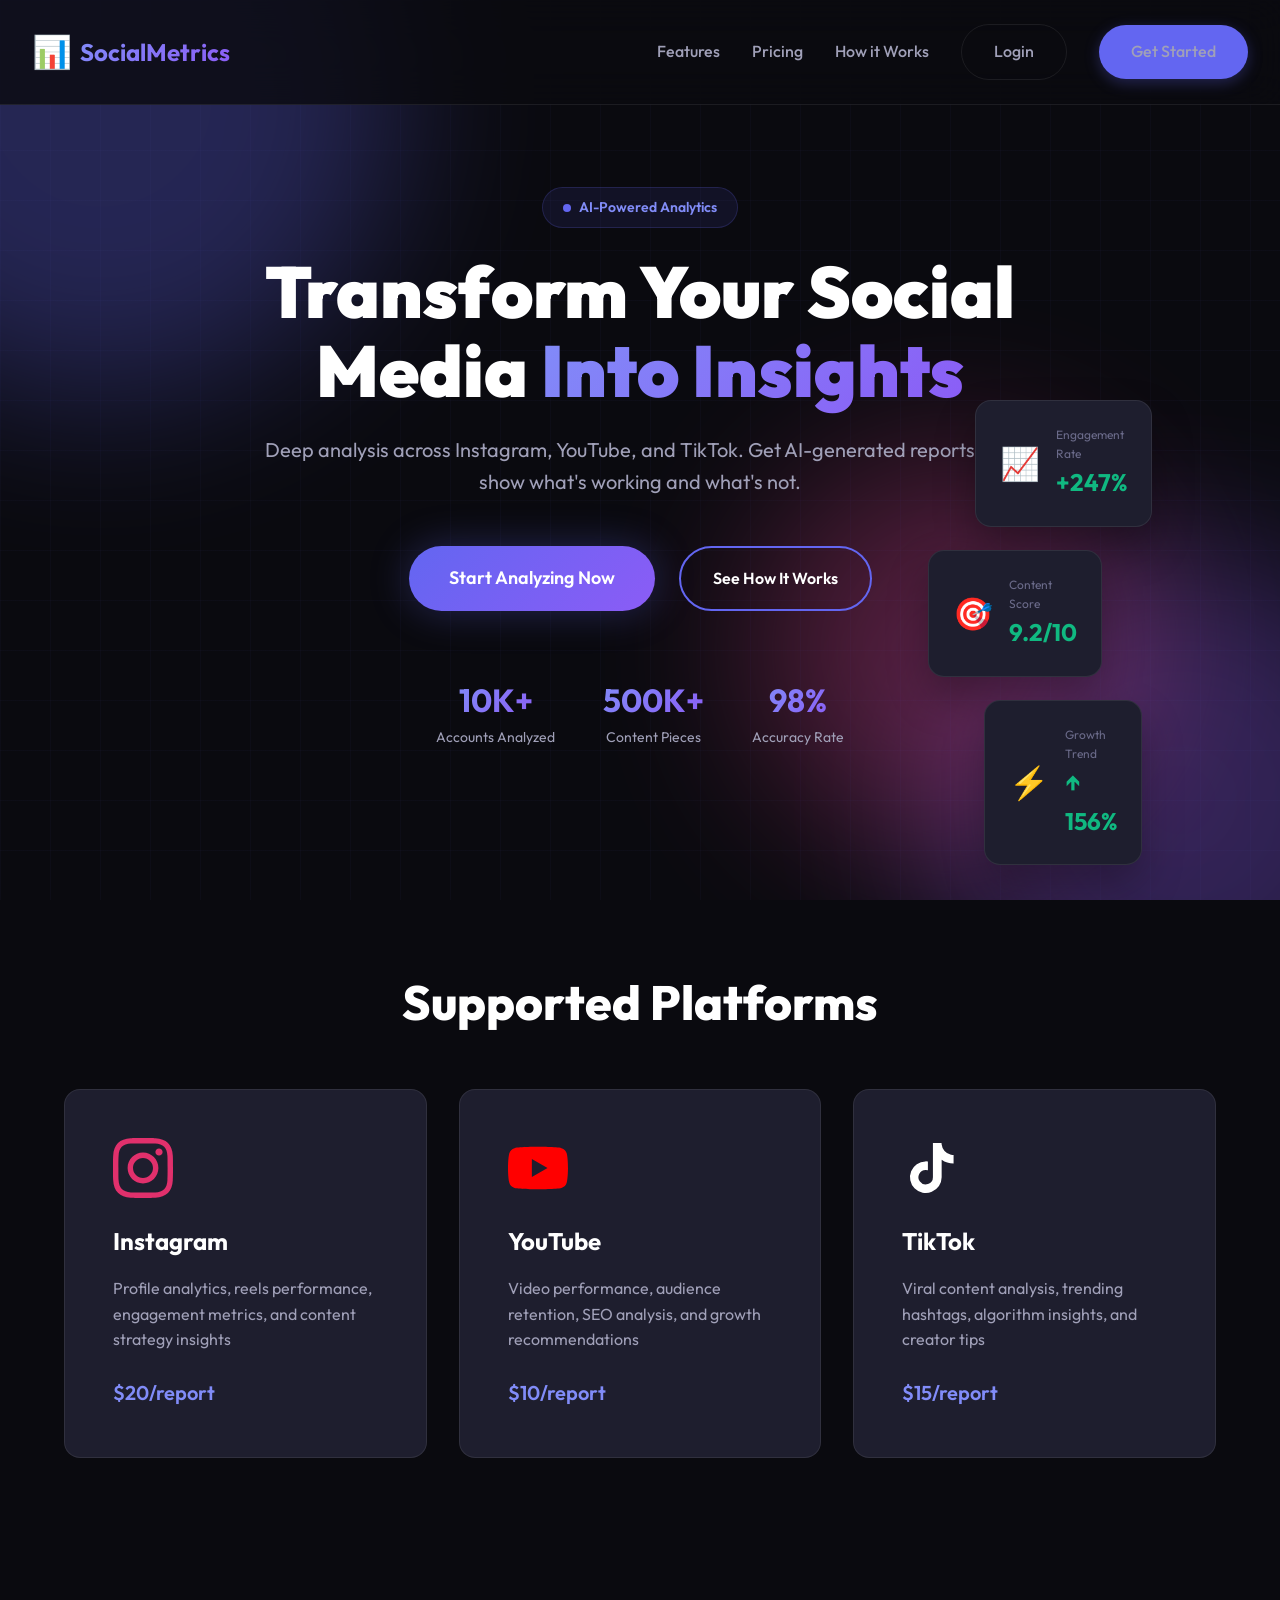
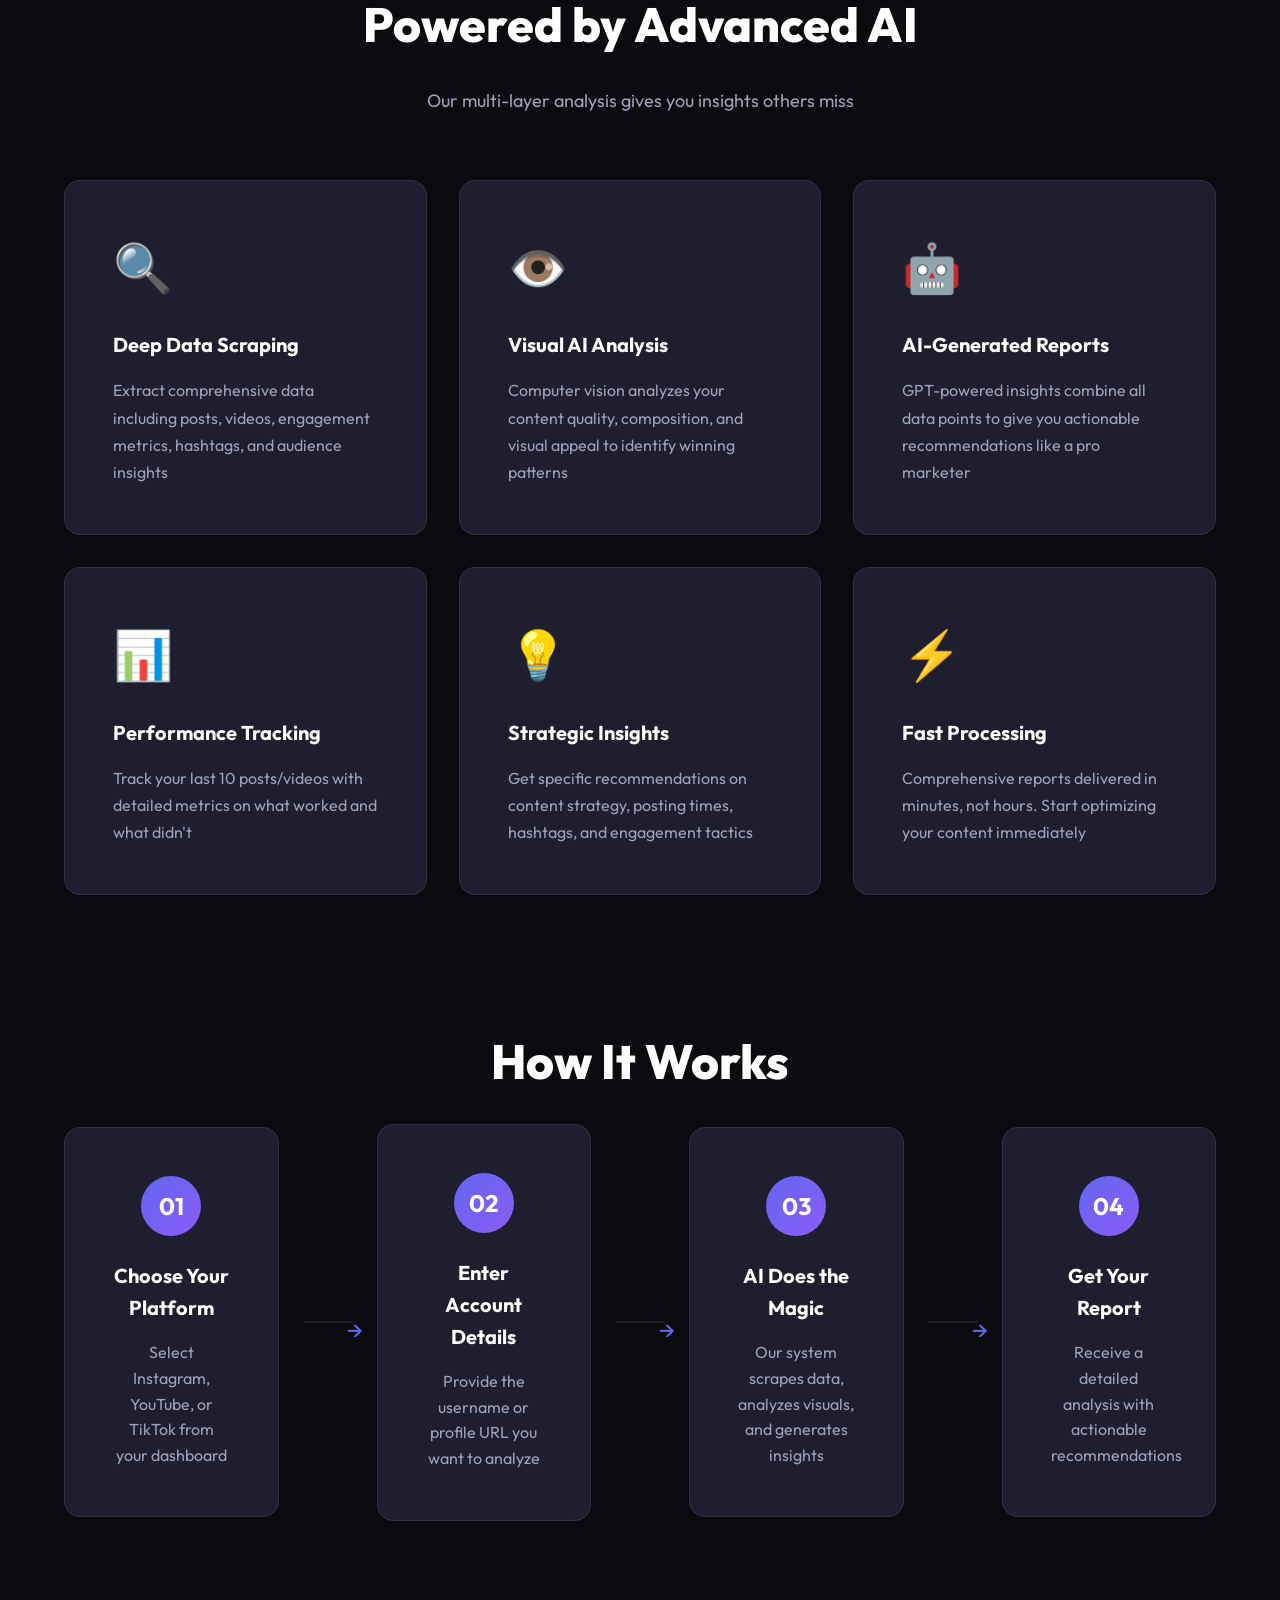
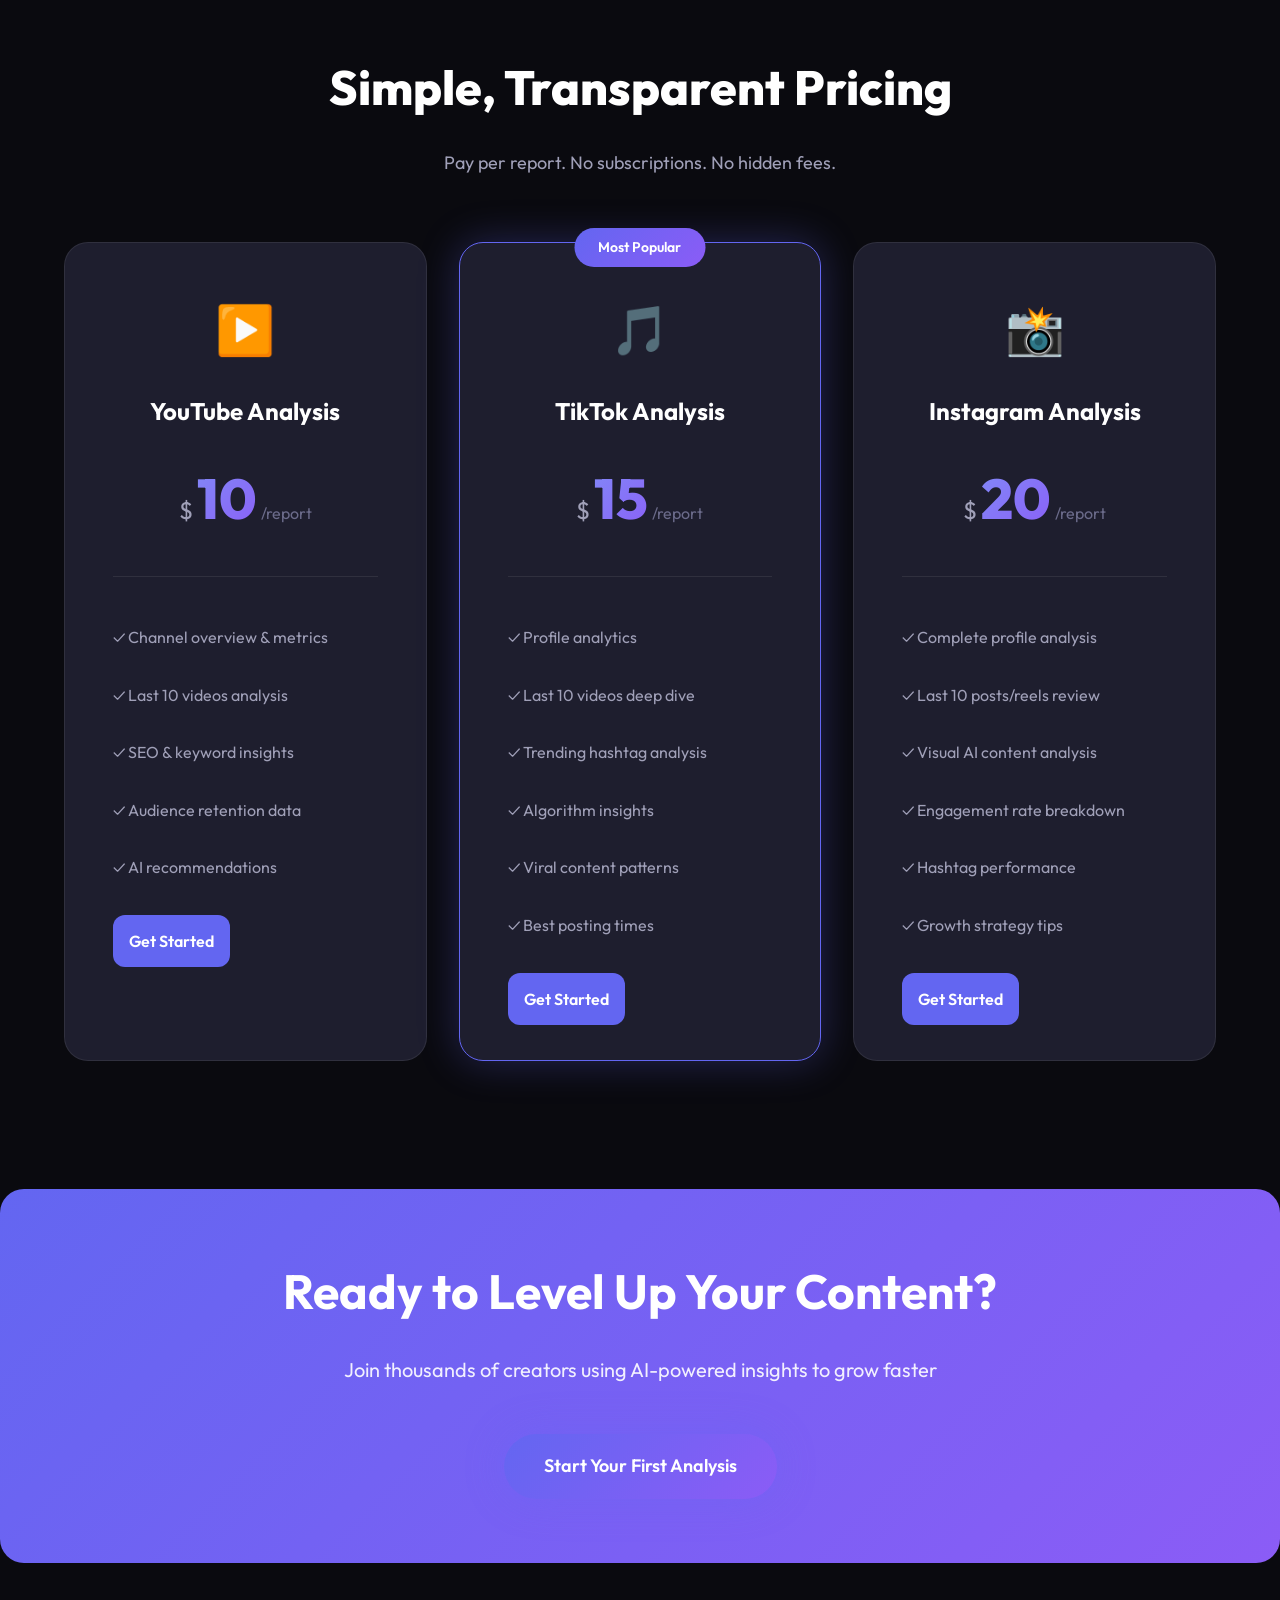
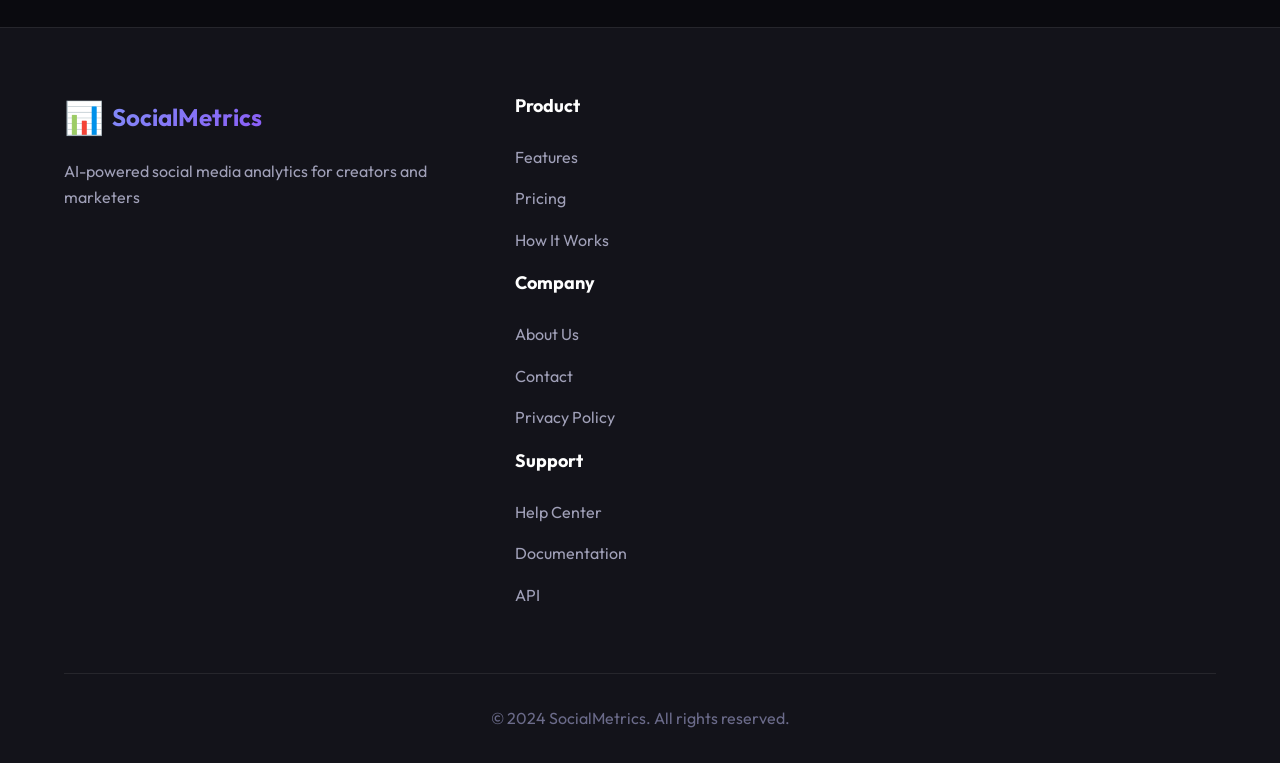
<file: index.html>
<!DOCTYPE html>
<html lang="en">
<head>
    <meta charset="UTF-8">
    <meta name="viewport" content="width=device-width, initial-scale=1.0">
    <title>SocialMetrics - AI-Powered Content Analytics</title>
    <link rel="stylesheet" href="css/styles.css">
    <link href="https://fonts.googleapis.com/css2?family=Outfit:wght@300;400;600;700;900&family=JetBrains+Mono:wght@400;600&display=swap" rel="stylesheet">
</head>
<body>
    <!-- Navigation -->
    <nav class="navbar">
        <div class="nav-container">
            <div class="logo">
                <span class="logo-icon">📊</span>
                <span class="logo-text">SocialMetrics</span>
            </div>
            <ul class="nav-links">
                <li><a href="#features">Features</a></li>
                <li><a href="#pricing">Pricing</a></li>
                <li><a href="#how-it-works">How it Works</a></li>
                <li><a href="login.html" class="btn-secondary">Login</a></li>
                <li><a href="login.html?signup=true" class="btn-primary">Get Started</a></li>
            </ul>
            <div class="hamburger">
                <span></span>
                <span></span>
                <span></span>
            </div>
        </div>
    </nav>

    <!-- Hero Section -->
    <section class="hero">
        <div class="hero-bg">
            <div class="gradient-orb orb-1"></div>
            <div class="gradient-orb orb-2"></div>
            <div class="gradient-orb orb-3"></div>
            <div class="grid-overlay"></div>
        </div>
        
        <div class="hero-content">
            <div class="hero-badge">
                <span class="badge-dot"></span>
                AI-Powered Analytics
            </div>
            <h1 class="hero-title">
                Transform Your Social Media
                <span class="gradient-text">Into Insights</span>
            </h1>
            <p class="hero-subtitle">
                Deep analysis across Instagram, YouTube, and TikTok. 
                Get AI-generated reports that show what's working and what's not.
            </p>
            <div class="hero-cta">
                <a href="login.html?signup=true" class="btn-hero">Start Analyzing Now</a>
                <a href="#how-it-works" class="btn-outline">See How It Works</a>
            </div>
            <div class="hero-stats">
                <div class="stat-item">
                    <span class="stat-number">10K+</span>
                    <span class="stat-label">Accounts Analyzed</span>
                </div>
                <div class="stat-item">
                    <span class="stat-number">500K+</span>
                    <span class="stat-label">Content Pieces</span>
                </div>
                <div class="stat-item">
                    <span class="stat-number">98%</span>
                    <span class="stat-label">Accuracy Rate</span>
                </div>
            </div>
        </div>

        <div class="hero-visual">
            <div class="floating-card card-1">
                <div class="card-icon">📈</div>
                <div class="card-content">
                    <div class="card-title">Engagement Rate</div>
                    <div class="card-value">+247%</div>
                </div>
            </div>
            <div class="floating-card card-2">
                <div class="card-icon">🎯</div>
                <div class="card-content">
                    <div class="card-title">Content Score</div>
                    <div class="card-value">9.2/10</div>
                </div>
            </div>
            <div class="floating-card card-3">
                <div class="card-icon">⚡</div>
                <div class="card-content">
                    <div class="card-title">Growth Trend</div>
                    <div class="card-value">↑ 156%</div>
                </div>
            </div>
        </div>
    </section>

    <!-- Platforms Section -->
    <section class="platforms">
        <div class="container">
            <h2 class="section-title">Supported Platforms</h2>
            <div class="platforms-grid">
                <div class="platform-card instagram">
                    <div class="platform-icon">
                        <svg viewBox="0 0 24 24" fill="currentColor">
                            <path d="M12 2.163c3.204 0 3.584.012 4.85.07 3.252.148 4.771 1.691 4.919 4.919.058 1.265.069 1.645.069 4.849 0 3.205-.012 3.584-.069 4.849-.149 3.225-1.664 4.771-4.919 4.919-1.266.058-1.644.07-4.85.07-3.204 0-3.584-.012-4.849-.07-3.26-.149-4.771-1.699-4.919-4.92-.058-1.265-.07-1.644-.07-4.849 0-3.204.013-3.583.07-4.849.149-3.227 1.664-4.771 4.919-4.919 1.266-.057 1.645-.069 4.849-.069zm0-2.163c-3.259 0-3.667.014-4.947.072-4.358.2-6.78 2.618-6.98 6.98-.059 1.281-.073 1.689-.073 4.948 0 3.259.014 3.668.072 4.948.2 4.358 2.618 6.78 6.98 6.98 1.281.058 1.689.072 4.948.072 3.259 0 3.668-.014 4.948-.072 4.354-.2 6.782-2.618 6.979-6.98.059-1.28.073-1.689.073-4.948 0-3.259-.014-3.667-.072-4.947-.196-4.354-2.617-6.78-6.979-6.98-1.281-.059-1.69-.073-4.949-.073zm0 5.838c-3.403 0-6.162 2.759-6.162 6.162s2.759 6.163 6.162 6.163 6.162-2.759 6.162-6.163c0-3.403-2.759-6.162-6.162-6.162zm0 10.162c-2.209 0-4-1.79-4-4 0-2.209 1.791-4 4-4s4 1.791 4 4c0 2.21-1.791 4-4 4zm6.406-11.845c-.796 0-1.441.645-1.441 1.44s.645 1.44 1.441 1.44c.795 0 1.439-.645 1.439-1.44s-.644-1.44-1.439-1.44z"/>
                        </svg>
                    </div>
                    <h3>Instagram</h3>
                    <p>Profile analytics, reels performance, engagement metrics, and content strategy insights</p>
                    <div class="platform-price">$20/report</div>
                </div>

                <div class="platform-card youtube">
                    <div class="platform-icon">
                        <svg viewBox="0 0 24 24" fill="currentColor">
                            <path d="M23.498 6.186a3.016 3.016 0 0 0-2.122-2.136C19.505 3.545 12 3.545 12 3.545s-7.505 0-9.377.505A3.017 3.017 0 0 0 .502 6.186C0 8.07 0 12 0 12s0 3.93.502 5.814a3.016 3.016 0 0 0 2.122 2.136c1.871.505 9.376.505 9.376.505s7.505 0 9.377-.505a3.015 3.015 0 0 0 2.122-2.136C24 15.93 24 12 24 12s0-3.93-.502-5.814zM9.545 15.568V8.432L15.818 12l-6.273 3.568z"/>
                        </svg>
                    </div>
                    <h3>YouTube</h3>
                    <p>Video performance, audience retention, SEO analysis, and growth recommendations</p>
                    <div class="platform-price">$10/report</div>
                </div>

                <div class="platform-card tiktok">
                    <div class="platform-icon">
                        <svg viewBox="0 0 24 24" fill="currentColor">
                            <path d="M19.59 6.69a4.83 4.83 0 0 1-3.77-4.25V2h-3.45v13.67a2.89 2.89 0 0 1-5.2 1.74 2.89 2.89 0 0 1 2.31-4.64 2.93 2.93 0 0 1 .88.13V9.4a6.84 6.84 0 0 0-1-.05A6.33 6.33 0 0 0 5 20.1a6.34 6.34 0 0 0 10.86-4.43v-7a8.16 8.16 0 0 0 4.77 1.52v-3.4a4.85 4.85 0 0 1-1-.1z"/>
                        </svg>
                    </div>
                    <h3>TikTok</h3>
                    <p>Viral content analysis, trending hashtags, algorithm insights, and creator tips</p>
                    <div class="platform-price">$15/report</div>
                </div>
            </div>
        </div>
    </section>

    <!-- Features Section -->
    <section id="features" class="features">
        <div class="container">
            <h2 class="section-title">Powered by Advanced AI</h2>
            <p class="section-subtitle">Our multi-layer analysis gives you insights others miss</p>
            
            <div class="features-grid">
                <div class="feature-card">
                    <div class="feature-icon">🔍</div>
                    <h3>Deep Data Scraping</h3>
                    <p>Extract comprehensive data including posts, videos, engagement metrics, hashtags, and audience insights</p>
                </div>
                
                <div class="feature-card">
                    <div class="feature-icon">👁️</div>
                    <h3>Visual AI Analysis</h3>
                    <p>Computer vision analyzes your content quality, composition, and visual appeal to identify winning patterns</p>
                </div>
                
                <div class="feature-card">
                    <div class="feature-icon">🤖</div>
                    <h3>AI-Generated Reports</h3>
                    <p>GPT-powered insights combine all data points to give you actionable recommendations like a pro marketer</p>
                </div>
                
                <div class="feature-card">
                    <div class="feature-icon">📊</div>
                    <h3>Performance Tracking</h3>
                    <p>Track your last 10 posts/videos with detailed metrics on what worked and what didn't</p>
                </div>
                
                <div class="feature-card">
                    <div class="feature-icon">💡</div>
                    <h3>Strategic Insights</h3>
                    <p>Get specific recommendations on content strategy, posting times, hashtags, and engagement tactics</p>
                </div>
                
                <div class="feature-card">
                    <div class="feature-icon">⚡</div>
                    <h3>Fast Processing</h3>
                    <p>Comprehensive reports delivered in minutes, not hours. Start optimizing your content immediately</p>
                </div>
            </div>
        </div>
    </section>

    <!-- How It Works -->
    <section id="how-it-works" class="how-it-works">
        <div class="container">
            <h2 class="section-title">How It Works</h2>
            <div class="steps-container">
                <div class="step">
                    <div class="step-number">01</div>
                    <div class="step-content">
                        <h3>Choose Your Platform</h3>
                        <p>Select Instagram, YouTube, or TikTok from your dashboard</p>
                    </div>
                </div>
                
                <div class="step-connector"></div>
                
                <div class="step">
                    <div class="step-number">02</div>
                    <div class="step-content">
                        <h3>Enter Account Details</h3>
                        <p>Provide the username or profile URL you want to analyze</p>
                    </div>
                </div>
                
                <div class="step-connector"></div>
                
                <div class="step">
                    <div class="step-number">03</div>
                    <div class="step-content">
                        <h3>AI Does the Magic</h3>
                        <p>Our system scrapes data, analyzes visuals, and generates insights</p>
                    </div>
                </div>
                
                <div class="step-connector"></div>
                
                <div class="step">
                    <div class="step-number">04</div>
                    <div class="step-content">
                        <h3>Get Your Report</h3>
                        <p>Receive a detailed analysis with actionable recommendations</p>
                    </div>
                </div>
            </div>
        </div>
    </section>

    <!-- Pricing Section -->
    <section id="pricing" class="pricing">
        <div class="container">
            <h2 class="section-title">Simple, Transparent Pricing</h2>
            <p class="section-subtitle">Pay per report. No subscriptions. No hidden fees.</p>
            
            <div class="pricing-grid">
                <div class="pricing-card">
                    <div class="pricing-header">
                        <div class="pricing-icon">▶️</div>
                        <h3>YouTube Analysis</h3>
                        <div class="pricing-amount">
                            <span class="currency">$</span>
                            <span class="price">10</span>
                            <span class="period">/report</span>
                        </div>
                    </div>
                    <ul class="pricing-features">
                        <li>✓ Channel overview & metrics</li>
                        <li>✓ Last 10 videos analysis</li>
                        <li>✓ SEO & keyword insights</li>
                        <li>✓ Audience retention data</li>
                        <li>✓ AI recommendations</li>
                    </ul>
                    <a href="login.html?signup=true" class="btn-pricing">Get Started</a>
                </div>

                <div class="pricing-card featured">
                    <div class="featured-badge">Most Popular</div>
                    <div class="pricing-header">
                        <div class="pricing-icon">🎵</div>
                        <h3>TikTok Analysis</h3>
                        <div class="pricing-amount">
                            <span class="currency">$</span>
                            <span class="price">15</span>
                            <span class="period">/report</span>
                        </div>
                    </div>
                    <ul class="pricing-features">
                        <li>✓ Profile analytics</li>
                        <li>✓ Last 10 videos deep dive</li>
                        <li>✓ Trending hashtag analysis</li>
                        <li>✓ Algorithm insights</li>
                        <li>✓ Viral content patterns</li>
                        <li>✓ Best posting times</li>
                    </ul>
                    <a href="login.html?signup=true" class="btn-pricing">Get Started</a>
                </div>

                <div class="pricing-card">
                    <div class="pricing-header">
                        <div class="pricing-icon">📸</div>
                        <h3>Instagram Analysis</h3>
                        <div class="pricing-amount">
                            <span class="currency">$</span>
                            <span class="price">20</span>
                            <span class="period">/report</span>
                        </div>
                    </div>
                    <ul class="pricing-features">
                        <li>✓ Complete profile analysis</li>
                        <li>✓ Last 10 posts/reels review</li>
                        <li>✓ Visual AI content analysis</li>
                        <li>✓ Engagement rate breakdown</li>
                        <li>✓ Hashtag performance</li>
                        <li>✓ Growth strategy tips</li>
                    </ul>
                    <a href="login.html?signup=true" class="btn-pricing">Get Started</a>
                </div>
            </div>
        </div>
    </section>

    <!-- CTA Section -->
    <section class="cta-section">
        <div class="container">
            <div class="cta-content">
                <h2>Ready to Level Up Your Content?</h2>
                <p>Join thousands of creators using AI-powered insights to grow faster</p>
                <a href="login.html?signup=true" class="btn-hero">Start Your First Analysis</a>
            </div>
        </div>
    </section>

    <!-- Footer -->
    <footer class="footer">
        <div class="container">
            <div class="footer-content">
                <div class="footer-brand">
                    <div class="logo">
                        <span class="logo-icon">📊</span>
                        <span class="logo-text">SocialMetrics</span>
                    </div>
                    <p>AI-powered social media analytics for creators and marketers</p>
                </div>
                <div class="footer-links">
                    <div class="footer-column">
                        <h4>Product</h4>
                        <a href="#features">Features</a>
                        <a href="#pricing">Pricing</a>
                        <a href="#how-it-works">How It Works</a>
                    </div>
                    <div class="footer-column">
                        <h4>Company</h4>
                        <a href="#">About Us</a>
                        <a href="#">Contact</a>
                        <a href="#">Privacy Policy</a>
                    </div>
                    <div class="footer-column">
                        <h4>Support</h4>
                        <a href="#">Help Center</a>
                        <a href="#">Documentation</a>
                        <a href="#">API</a>
                    </div>
                </div>
            </div>
            <div class="footer-bottom">
                <p>&copy; 2024 SocialMetrics. All rights reserved.</p>
            </div>
        </div>
    </footer>

    <script src="js/script.js"></script>
</body>
</html>
</file>
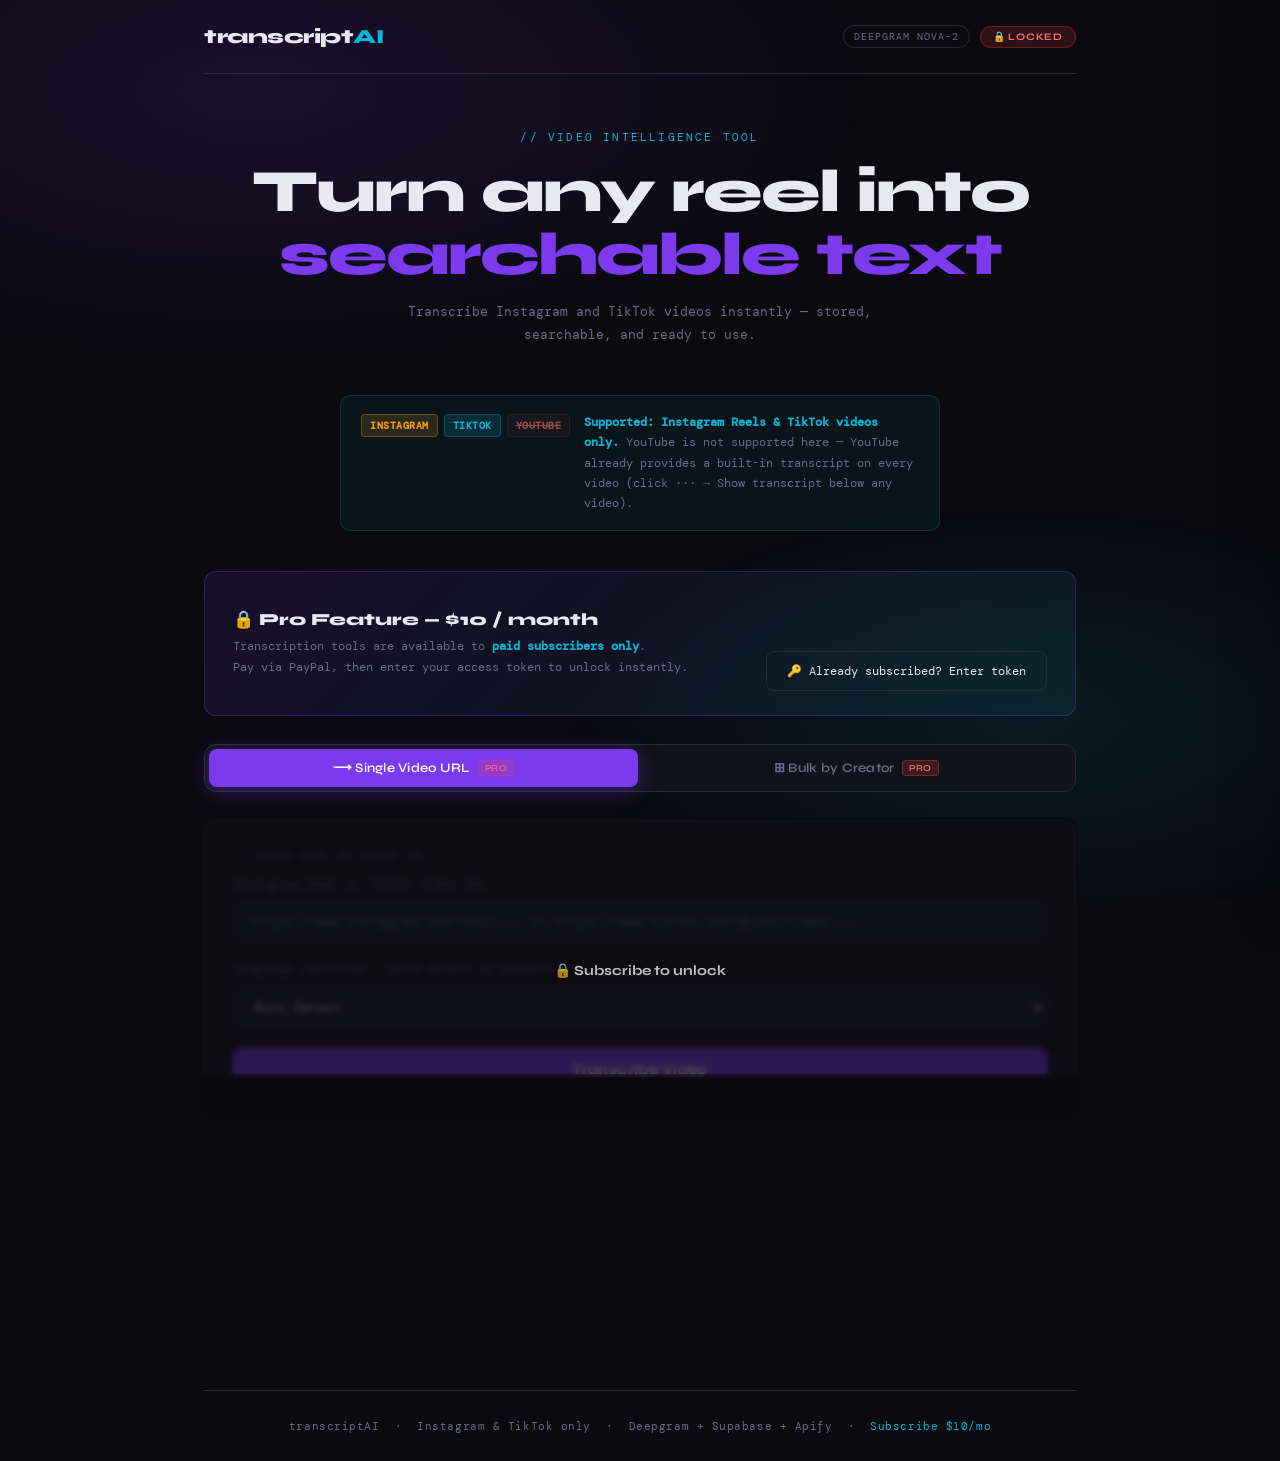
<file: transcript-tool.html>
<!DOCTYPE html>
<html lang="en">
<head>
<meta charset="UTF-8">
<meta name="viewport" content="width=device-width, initial-scale=1.0">
<title>TranscriptAI — Video Intelligence</title>
<link href="https://fonts.googleapis.com/css2?family=Syne:wght@400;600;700;800&family=DM+Mono:ital,wght@0,300;0,400;1,300&display=swap" rel="stylesheet">
<style>
  :root {
    --bg:#0a0a0f; --surface:#12121a; --surface2:#1c1c28; --border:#2a2a3d;
    --accent:#7c3aed; --accent2:#06b6d4; --accent3:#f59e0b;
    --text:#e8e8f0; --muted:#6b6b8a; --success:#10b981; --danger:#ef4444;
    --ig: #f59e0b; --tt: #06b6d4; --radius:12px;
  }
  *{box-sizing:border-box;margin:0;padding:0;}
  body{background:var(--bg);color:var(--text);font-family:'DM Mono',monospace;min-height:100vh;overflow-x:hidden;}
  body::before{content:'';position:fixed;inset:0;pointer-events:none;z-index:0;
    background:radial-gradient(ellipse 80% 50% at 20% 10%,rgba(124,58,237,.15) 0%,transparent 60%),
               radial-gradient(ellipse 60% 40% at 80% 80%,rgba(6,182,212,.1) 0%,transparent 60%);}

  .container{max-width:920px;margin:0 auto;padding:0 24px;position:relative;z-index:1;}

  /* NAV */
  nav{padding:24px 0;display:flex;align-items:center;justify-content:space-between;border-bottom:1px solid var(--border);margin-bottom:56px;}
  .logo{font-family:'Syne',sans-serif;font-weight:800;font-size:20px;letter-spacing:-.5px;}
  .logo span{color:var(--accent2);}
  .nav-right{display:flex;align-items:center;gap:10px;flex-wrap:wrap;justify-content:flex-end;}
  .nav-badge{font-size:10px;padding:4px 10px;border:1px solid var(--border);border-radius:100px;color:var(--muted);letter-spacing:.1em;text-transform:uppercase;}
  #nav-status-badge{font-size:10px;padding:4px 12px;border-radius:100px;font-family:'Syne',sans-serif;font-weight:700;letter-spacing:.08em;text-transform:uppercase;cursor:pointer;border:none;transition:all .2s;}
  #nav-status-badge.locked{background:rgba(239,68,68,.15);color:#f87171;border:1px solid rgba(239,68,68,.3);}
  #nav-status-badge.active{background:rgba(16,185,129,.15);color:var(--success);border:1px solid rgba(16,185,129,.3);}

  /* HERO */
  .hero{text-align:center;margin-bottom:48px;animation:fadeUp .6s ease both;}
  .hero-eyebrow{font-size:11px;letter-spacing:.2em;text-transform:uppercase;color:var(--accent2);margin-bottom:16px;}
  .hero h1{font-family:'Syne',sans-serif;font-size:clamp(32px,6vw,60px);font-weight:800;line-height:1.05;letter-spacing:-2px;margin-bottom:14px;}
  .hero h1 .hl{color:var(--accent);}
  .hero p{color:var(--muted);font-size:13px;line-height:1.8;max-width:480px;margin:0 auto 20px;}

  /* PLATFORM NOTICE */
  .platform-notice{display:flex;align-items:flex-start;gap:14px;background:rgba(6,182,212,.06);border:1px solid rgba(6,182,212,.2);border-radius:10px;padding:16px 20px;margin:0 auto 40px;max-width:600px;font-size:12px;line-height:1.7;color:var(--muted);}
  .platform-notice .pn-icons{display:flex;gap:6px;flex-shrink:0;margin-top:2px;}
  .pn-tag{font-size:10px;padding:2px 8px;border-radius:4px;font-weight:600;letter-spacing:.05em;text-transform:uppercase;}
  .pn-ig{background:rgba(245,158,11,.15);color:var(--ig);border:1px solid rgba(245,158,11,.3);}
  .pn-tt{background:rgba(6,182,212,.15);color:var(--tt);border:1px solid rgba(6,182,212,.3);}
  .pn-yt-cross{background:rgba(239,68,68,.1);color:#f87171;border:1px solid rgba(239,68,68,.2);text-decoration:line-through;opacity:.6;}
  .platform-notice .pn-text strong{color:var(--accent2);}

  /* BANNERS */
  #paywall-banner{background:linear-gradient(135deg,rgba(124,58,237,.12),rgba(6,182,212,.08));border:1px solid rgba(124,58,237,.35);border-radius:var(--radius);padding:24px 28px;margin-bottom:28px;display:flex;align-items:center;justify-content:space-between;gap:20px;flex-wrap:wrap;animation:fadeUp .5s .1s ease both;}
  .paywall-info{flex:1;min-width:200px;}
  .paywall-info h3{font-family:'Syne',sans-serif;font-weight:800;font-size:17px;margin-bottom:6px;}
  .paywall-info p{color:var(--muted);font-size:12px;line-height:1.7;}
  .paywall-info p strong{color:var(--accent2);}
  .paywall-actions{display:flex;flex-direction:column;gap:10px;min-width:180px;}
  .btn-paypal{padding:12px 20px;background:linear-gradient(135deg,#009cde,#003087);color:#fff;border:none;border-radius:8px;font-family:'Syne',sans-serif;font-weight:700;font-size:13px;cursor:pointer;text-decoration:none;display:flex;align-items:center;justify-content:center;gap:8px;transition:all .2s;box-shadow:0 4px 16px rgba(0,156,222,.3);letter-spacing:.03em;}
  .btn-paypal:hover{transform:translateY(-1px);box-shadow:0 6px 24px rgba(0,156,222,.4);}
  .btn-unlock{padding:11px 20px;background:transparent;color:var(--text);border:1px solid var(--border);border-radius:8px;font-family:'DM Mono',monospace;font-size:12px;cursor:pointer;transition:all .2s;display:flex;align-items:center;justify-content:center;gap:6px;}
  .btn-unlock:hover{border-color:var(--accent);color:var(--accent);}

  #active-banner{background:rgba(16,185,129,.08);border:1px solid rgba(16,185,129,.25);border-radius:var(--radius);padding:14px 22px;margin-bottom:28px;font-size:12px;color:var(--success);display:none;align-items:center;justify-content:space-between;gap:16px;flex-wrap:wrap;animation:fadeUp .4s ease both;}
  #active-banner span{display:flex;align-items:center;gap:8px;}
  .logout-btn{background:none;border:1px solid rgba(16,185,129,.3);color:var(--success);font-family:'DM Mono',monospace;font-size:10px;padding:4px 10px;border-radius:6px;cursor:pointer;transition:all .2s;letter-spacing:.05em;text-transform:uppercase;}
  .logout-btn:hover{background:rgba(16,185,129,.1);}

  /* LOCK OVERLAY */
  .lockable{position:relative;transition:all .3s;}
  .lockable.locked::after{content:'';position:absolute;inset:-4px;background:rgba(10,10,15,.7);backdrop-filter:blur(3px);border-radius:calc(var(--radius) + 4px);z-index:10;pointer-events:all;cursor:not-allowed;}
  .lockable.locked::before{content:'🔒  Subscribe to unlock';position:absolute;top:50%;left:50%;transform:translate(-50%,-50%);z-index:11;font-family:'Syne',sans-serif;font-weight:700;font-size:14px;color:rgba(255,255,255,.75);white-space:nowrap;pointer-events:none;}

  /* TABS */
  .tabs{display:flex;background:var(--surface);border:1px solid var(--border);border-radius:var(--radius);padding:4px;gap:4px;margin-bottom:28px;animation:fadeUp .6s .15s ease both;}
  .tab-btn{flex:1;padding:11px 16px;border:none;border-radius:8px;background:transparent;color:var(--muted);font-family:'Syne',sans-serif;font-weight:600;font-size:13px;cursor:pointer;transition:all .2s;letter-spacing:.02em;display:flex;align-items:center;justify-content:center;gap:8px;}
  .tab-btn.active{background:var(--accent);color:#fff;box-shadow:0 4px 20px rgba(124,58,237,.4);}
  .tab-btn:not(.active):hover{color:var(--text);background:var(--surface2);}
  .lock-tag{font-size:9px;padding:2px 6px;background:rgba(239,68,68,.2);color:#f87171;border-radius:4px;border:1px solid rgba(239,68,68,.3);letter-spacing:.06em;}

  .panel{display:none;animation:fadeUp .3s ease both;}
  .panel.active{display:block;}

  /* CARDS */
  .card{background:var(--surface);border:1px solid var(--border);border-radius:var(--radius);padding:28px;margin-bottom:20px;animation:fadeUp .5s .2s ease both;}
  .card-label{font-size:10px;text-transform:uppercase;letter-spacing:.15em;color:var(--muted);margin-bottom:14px;display:block;}

  /* INPUTS */
  .input-group{margin-bottom:18px;}
  .input-group label{display:block;font-size:12px;color:var(--muted);margin-bottom:8px;letter-spacing:.04em;}
  input,select{width:100%;background:var(--surface2);border:1px solid var(--border);border-radius:8px;padding:12px 16px;color:var(--text);font-family:'DM Mono',monospace;font-size:13px;outline:none;transition:border-color .2s,box-shadow .2s;}
  input:focus,select:focus{border-color:var(--accent);box-shadow:0 0 0 3px rgba(124,58,237,.15);}
  input::placeholder{color:var(--muted);}
  select option{background:var(--surface2);}
  .row{display:grid;grid-template-columns:1fr 1fr;gap:16px;}

  /* URL INPUT WRAPPER with platform indicator */
  .url-input-wrap{position:relative;}
  .url-input-wrap input{padding-right:80px;}
  .url-platform-indicator{position:absolute;right:12px;top:50%;transform:translateY(-50%);font-size:10px;padding:2px 8px;border-radius:4px;text-transform:uppercase;letter-spacing:.05em;font-weight:600;pointer-events:none;opacity:0;transition:opacity .2s;}
  .url-platform-indicator.visible{opacity:1;}
  .url-platform-indicator.ig{background:rgba(245,158,11,.15);color:var(--ig);border:1px solid rgba(245,158,11,.3);}
  .url-platform-indicator.tt{background:rgba(6,182,212,.15);color:var(--tt);border:1px solid rgba(6,182,212,.3);}
  .url-platform-indicator.yt{background:rgba(239,68,68,.1);color:#f87171;border:1px solid rgba(239,68,68,.2);}

  /* YOUTUBE WARNING */
  .yt-warning{display:none;background:rgba(239,68,68,.08);border:1px solid rgba(239,68,68,.25);border-radius:8px;padding:12px 16px;font-size:12px;color:#f87171;line-height:1.7;margin-bottom:16px;}
  .yt-warning a{color:#f87171;}
  .yt-warning strong{color:#fff;}

  /* BUTTONS */
  .btn{width:100%;padding:13px 24px;border:none;border-radius:8px;font-family:'Syne',sans-serif;font-weight:700;font-size:14px;cursor:pointer;transition:all .2s;letter-spacing:.03em;display:flex;align-items:center;justify-content:center;gap:8px;}
  .btn-primary{background:var(--accent);color:#fff;box-shadow:0 4px 20px rgba(124,58,237,.3);}
  .btn-primary:hover{background:#6d28d9;transform:translateY(-1px);}
  .btn-primary:disabled{opacity:.5;cursor:not-allowed;transform:none;}
  .spinner{width:15px;height:15px;border:2px solid rgba(255,255,255,.3);border-top-color:#fff;border-radius:50%;animation:spin .7s linear infinite;display:none;}

  /* STATUS & STEPS */
  .status-bar{display:none;align-items:center;gap:10px;padding:13px 16px;border-radius:8px;font-size:12px;margin-top:14px;border:1px solid;}
  .status-bar.info   {background:rgba(6,182,212,.08);border-color:rgba(6,182,212,.3);color:var(--accent2);}
  .status-bar.success{background:rgba(16,185,129,.08);border-color:rgba(16,185,129,.3);color:var(--success);}
  .status-bar.error  {background:rgba(239,68,68,.08);border-color:rgba(239,68,68,.3);color:var(--danger);}
  .status-bar.warning{background:rgba(245,158,11,.08);border-color:rgba(245,158,11,.3);color:var(--accent3);}

  .steps{display:none;flex-direction:column;gap:0;margin-top:18px;}
  .step{display:flex;align-items:center;gap:14px;font-size:12px;color:var(--muted);padding:9px 0;transition:color .3s;border-bottom:1px solid rgba(42,42,61,.4);}
  .step:last-child{border-bottom:none;}
  .step.done {color:var(--success);}
  .step.active{color:var(--text);}
  .step-dot{width:8px;height:8px;border-radius:50%;background:var(--border);flex-shrink:0;transition:background .3s;}
  .step.done .step-dot  {background:var(--success);}
  .step.active .step-dot{background:var(--accent);box-shadow:0 0 8px var(--accent);animation:pulse 1s infinite;}

  .poll-timer{font-size:11px;color:var(--muted);margin-top:10px;text-align:center;display:none;}
  .poll-timer span{color:var(--accent2);}

  /* RESULT */
  .result-section{display:none;margin-top:20px;animation:fadeUp .4s ease both;}
  .result-header{display:flex;align-items:center;justify-content:space-between;margin-bottom:14px;flex-wrap:wrap;gap:10px;}
  .result-title{font-family:'Syne',sans-serif;font-weight:700;font-size:15px;}
  .result-meta {font-size:10px;color:var(--muted);text-transform:uppercase;letter-spacing:.1em;}
  .transcript-box{background:var(--surface2);border:1px solid var(--border);border-radius:8px;padding:20px;font-size:13px;line-height:1.9;color:var(--text);max-height:300px;overflow-y:auto;white-space:pre-wrap;word-break:break-word;}
  .transcript-box::-webkit-scrollbar{width:4px;}
  .transcript-box::-webkit-scrollbar-thumb{background:var(--border);border-radius:4px;}
  .result-actions{display:flex;gap:8px;margin-top:10px;}

  /* BATCH ITEMS */
  .batch-item{background:var(--surface);border:1px solid var(--border);border-radius:8px;margin-bottom:10px;overflow:hidden;transition:border-color .2s;}
  .batch-item:hover{border-color:var(--accent);}
  .batch-item-header{display:flex;align-items:center;justify-content:space-between;padding:13px 16px;cursor:pointer;user-select:none;gap:10px;}
  .batch-item-title{font-size:12px;font-family:'Syne',sans-serif;font-weight:600;display:flex;align-items:center;gap:10px;flex:1;min-width:0;}
  .batch-item-title-text{overflow:hidden;text-overflow:ellipsis;white-space:nowrap;}
  .platform-badge{font-size:10px;padding:2px 8px;border-radius:4px;background:rgba(124,58,237,.2);color:var(--accent);border:1px solid rgba(124,58,237,.3);text-transform:uppercase;letter-spacing:.08em;flex-shrink:0;}
  .platform-badge.ig{background:rgba(245,158,11,.15);color:var(--ig);border-color:rgba(245,158,11,.3);}
  .platform-badge.tt{background:rgba(6,182,212,.15);color:var(--tt);border-color:rgba(6,182,212,.3);}
  .batch-item-body{display:none;padding:12px 16px 16px;font-size:12px;line-height:1.8;color:var(--muted);border-top:1px solid var(--border);}
  .batch-item.open .batch-item-body{display:block;}
  .chevron{transition:transform .2s;font-size:11px;color:var(--muted);flex-shrink:0;}
  .batch-item.open .chevron{transform:rotate(180deg);}
  .batch-item-stats{display:flex;gap:12px;flex-wrap:wrap;margin-top:8px;padding-top:8px;border-top:1px solid rgba(42,42,61,.4);}
  .batch-stat{font-size:10px;color:var(--muted);}
  .batch-stat strong{color:var(--success);}

  /* COPY BUTTON */
  .copy-btn{padding:6px 14px;background:var(--surface2);border:1px solid var(--border);border-radius:6px;color:var(--muted);font-family:'DM Mono',monospace;font-size:11px;cursor:pointer;transition:all .2s;}
  .copy-btn:hover{color:var(--text);border-color:var(--accent);}
  .copy-btn.copied{color:var(--success);border-color:var(--success);}

  /* RECENT TABLE */
  .recent-section{margin-top:40px;animation:fadeUp .5s .3s ease both;}
  .section-title{font-family:'Syne',sans-serif;font-weight:700;font-size:13px;letter-spacing:.05em;text-transform:uppercase;color:var(--muted);margin-bottom:14px;display:flex;align-items:center;gap:8px;}
  .section-title::after{content:'';flex:1;height:1px;background:var(--border);}
  .table-wrap{overflow-x:auto;-webkit-overflow-scrolling:touch;}
  table{width:100%;border-collapse:collapse;font-size:12px;min-width:480px;}
  th{text-align:left;padding:10px 14px;color:var(--muted);font-size:10px;text-transform:uppercase;letter-spacing:.1em;border-bottom:1px solid var(--border);font-weight:400;}
  td{padding:11px 14px;border-bottom:1px solid rgba(42,42,61,.5);color:var(--text);vertical-align:middle;}
  tr:last-child td{border-bottom:none;}
  tr:hover td{background:rgba(255,255,255,.02);}
  .tag{display:inline-block;padding:2px 8px;border-radius:4px;font-size:10px;text-transform:uppercase;letter-spacing:.08em;}
  .tag-ig {background:rgba(245,158,11,.15);color:var(--accent3);border:1px solid rgba(245,158,11,.2);}
  .tag-tt {background:rgba(6,182,212,.15);color:var(--accent2);border:1px solid rgba(6,182,212,.2);}
  .tag-url{background:rgba(124,58,237,.15);color:#a78bfa;border:1px solid rgba(124,58,237,.2);}
  .view-link{color:var(--accent2);text-decoration:none;font-size:11px;}
  .view-link:hover{text-decoration:underline;}

  /* MODALS */
  .modal-overlay{display:none;position:fixed;inset:0;background:rgba(0,0,0,.75);backdrop-filter:blur(6px);z-index:200;align-items:center;justify-content:center;padding:16px;}
  .modal-overlay.open{display:flex;}
  .modal{background:var(--surface);border:1px solid var(--border);border-radius:16px;padding:28px;max-width:560px;width:100%;max-height:85vh;overflow-y:auto;animation:fadeUp .3s ease both;}
  .modal-title{font-family:'Syne',sans-serif;font-weight:800;font-size:19px;margin-bottom:8px;display:flex;align-items:center;justify-content:space-between;gap:12px;}
  .modal-title-text{flex:1;min-width:0;overflow:hidden;text-overflow:ellipsis;white-space:nowrap;}
  .modal-close{background:none;border:none;color:var(--muted);font-size:20px;cursor:pointer;flex-shrink:0;}
  .modal-close:hover{color:var(--text);}
  .modal-meta{font-size:11px;color:var(--muted);margin-bottom:18px;line-height:1.6;word-break:break-all;}
  .modal-transcript{font-size:13px;line-height:2;color:var(--text);white-space:pre-wrap;word-break:break-word;}
  .modal-actions{display:flex;gap:8px;margin-top:16px;}

  /* PAYWALL MODAL */
  .price-badge{display:block;font-family:'Syne',sans-serif;font-weight:800;font-size:44px;color:var(--accent2);letter-spacing:-2px;text-align:center;margin-top:8px;}
  .price-period{font-size:12px;color:var(--muted);text-align:center;margin-bottom:20px;}
  .feature-list{margin:0 0 20px;}
  .feature-item{display:flex;align-items:center;gap:10px;padding:9px 0;border-bottom:1px solid rgba(42,42,61,.4);font-size:13px;color:var(--text);}
  .feature-item:last-child{border-bottom:none;}
  .feature-item .check{color:var(--success);}
  .paywall-divider{text-align:center;color:var(--muted);font-size:11px;margin:18px 0;position:relative;}
  .paywall-divider::before,.paywall-divider::after{content:'';position:absolute;top:50%;width:38%;height:1px;background:var(--border);}
  .paywall-divider::before{left:0;}.paywall-divider::after{right:0;}
  .btn-paypal-full{width:100%;padding:14px;background:linear-gradient(135deg,#009cde,#003087);color:#fff;border:none;border-radius:10px;font-family:'Syne',sans-serif;font-weight:700;font-size:14px;cursor:pointer;text-decoration:none;display:flex;align-items:center;justify-content:center;gap:10px;transition:all .2s;box-shadow:0 4px 20px rgba(0,156,222,.35);margin-bottom:12px;}
  .btn-paypal-full:hover{transform:translateY(-2px);box-shadow:0 6px 28px rgba(0,156,222,.45);}
  .paypal-note{font-size:11px;color:var(--muted);text-align:center;line-height:1.7;margin-bottom:18px;}
  .paypal-note strong{color:var(--text);}
  .btn-secondary{width:100%;padding:12px;background:transparent;border:1px solid var(--border);border-radius:8px;color:var(--muted);font-family:'Syne',sans-serif;font-weight:600;font-size:13px;cursor:pointer;transition:all .2s;margin-top:8px;}
  .btn-secondary:hover{border-color:var(--accent2);color:var(--accent2);}
  .unlock-subtitle{font-size:12px;color:var(--muted);margin-bottom:18px;line-height:1.7;}

  footer{margin-top:72px;padding:28px 0;border-top:1px solid var(--border);text-align:center;color:var(--muted);font-size:11px;letter-spacing:.05em;}

  @keyframes fadeUp{from{opacity:0;transform:translateY(14px)}to{opacity:1;transform:translateY(0)}}
  @keyframes spin   {to{transform:rotate(360deg)}}
  @keyframes pulse  {0%,100%{box-shadow:0 0 4px var(--accent)}50%{box-shadow:0 0 12px var(--accent)}}

  /* MOBILE */
  @media(max-width:640px){
    .container{padding:0 16px;}
    nav{margin-bottom:36px;padding:18px 0;}
    .logo{font-size:17px;}
    .nav-badge{display:none;}
    .hero h1{font-size:30px;letter-spacing:-1px;}
    .hero p{font-size:12px;}
    .platform-notice{flex-direction:column;gap:10px;}
    .row{grid-template-columns:1fr;}
    .card{padding:18px;}
    #paywall-banner{flex-direction:column;}
    .paywall-actions{width:100%;}
    .lockable.locked::before{font-size:12px;white-space:normal;text-align:center;width:85%;}
    .tabs{gap:3px;}
    .tab-btn{font-size:11px;padding:10px 8px;gap:5px;}
    .result-actions{flex-wrap:wrap;}
    .modal{padding:20px;}
    .modal-title{font-size:17px;}
    .batch-item-header{padding:11px 13px;}
    th,td{padding:9px 10px;}
  }
  @media(max-width:380px){
    .hero h1{font-size:26px;}
    .tab-btn{font-size:10px;padding:9px 6px;}
  }

  /* ── HISTORY DRAWER ── */
  .drawer-overlay{display:none;position:fixed;inset:0;background:rgba(0,0,0,.7);backdrop-filter:blur(6px);z-index:300;}
  .drawer-overlay.open{display:block;}
  .drawer{position:fixed;top:0;right:-520px;width:min(500px,100vw);height:100vh;background:var(--surface);border-left:1px solid var(--border);z-index:301;display:flex;flex-direction:column;transition:right .32s cubic-bezier(.4,0,.2,1);box-shadow:-12px 0 48px rgba(0,0,0,.5);}
  .drawer.open{right:0;}
  .drawer-head{display:flex;align-items:center;justify-content:space-between;padding:22px 22px 18px;border-bottom:1px solid var(--border);flex-shrink:0;}
  .drawer-head-left{display:flex;align-items:center;gap:12px;}
  .drawer-title-text{font-family:'Syne',sans-serif;font-weight:800;font-size:17px;}
  .drawer-count-badge{font-size:10px;padding:3px 9px;background:rgba(124,58,237,.15);color:var(--accent);border:1px solid rgba(124,58,237,.3);border-radius:20px;letter-spacing:.05em;}
  .drawer-search-wrap{padding:14px 16px;border-bottom:1px solid var(--border);flex-shrink:0;}
  .drawer-search-wrap input{width:100%;background:var(--surface2);border:1px solid var(--border);border-radius:8px;padding:10px 14px;color:var(--text);font-family:'DM Mono',monospace;font-size:12px;outline:none;transition:border-color .2s;}
  .drawer-search-wrap input:focus{border-color:var(--accent);}
  .drawer-scroll{flex:1;overflow-y:auto;padding:10px;}
  .drawer-scroll::-webkit-scrollbar{width:4px;}
  .drawer-scroll::-webkit-scrollbar-thumb{background:var(--border);border-radius:4px;}
  .drow{display:flex;align-items:center;gap:12px;padding:11px 12px;border-radius:8px;cursor:pointer;transition:background .15s;border:1px solid transparent;margin-bottom:4px;}
  .drow:hover{background:var(--surface2);border-color:var(--border);}
  .drow-icon{width:34px;height:34px;border-radius:8px;display:flex;align-items:center;justify-content:center;font-size:14px;flex-shrink:0;}
  .drow-icon.ig{background:rgba(245,158,11,.12);}
  .drow-icon.tt{background:rgba(6,182,212,.12);}
  .drow-icon.uk{background:rgba(124,58,237,.12);}
  .drow-body{flex:1;min-width:0;}
  .drow-url{font-size:12px;color:var(--text);overflow:hidden;text-overflow:ellipsis;white-space:nowrap;margin-bottom:3px;}
  .drow-meta{display:flex;gap:7px;align-items:center;flex-wrap:wrap;}
  .drow-words{font-size:10px;color:var(--success);}
  .drow-src{font-size:9px;padding:1px 6px;border-radius:3px;text-transform:uppercase;letter-spacing:.05em;}
  .drow-src.asr{background:rgba(16,185,129,.12);color:var(--success);}
  .drow-src.dg{background:rgba(124,58,237,.12);color:#a78bfa;}
  .drow-date{font-size:10px;color:var(--muted);}
  .drow-arrow{font-size:14px;color:var(--muted);flex-shrink:0;}
  .view-all-btn{display:flex;align-items:center;gap:6px;margin-bottom:14px;background:none;border:1px solid var(--border);border-radius:8px;padding:8px 14px;color:var(--muted);font-family:'DM Mono',monospace;font-size:11px;cursor:pointer;transition:all .2s;letter-spacing:.04em;}
  .view-all-btn:hover{border-color:var(--accent2);color:var(--accent2);}
</style>
</head>
<body>
<div class="container">

  <nav>
    <div class="logo">transcript<span>AI</span></div>
    <div class="nav-right">
      <div class="nav-badge">Deepgram Nova-2</div>
      <button id="nav-status-badge" class="locked" onclick="openPaywallModal()">🔒 Locked</button>
    </div>
  </nav>

  <div class="hero">
    <div class="hero-eyebrow">// video intelligence tool</div>
    <h1>Turn any reel into<br><span class="hl">searchable text</span></h1>
    <p>Transcribe Instagram and TikTok videos instantly — stored, searchable, and ready to use.</p>
  </div>

  <!-- PLATFORM SUPPORT NOTICE -->
  <div class="platform-notice">
    <div class="pn-icons">
      <span class="pn-tag pn-ig">Instagram</span>
      <span class="pn-tag pn-tt">TikTok</span>
      <span class="pn-tag pn-yt-cross">YouTube</span>
    </div>
    <div class="pn-text">
      <strong>Supported: Instagram Reels &amp; TikTok videos only.</strong>
      YouTube is not supported here — YouTube already provides a built-in transcript on every video (click ··· → Show transcript below any video).
    </div>
  </div>

  <div id="active-banner">
    <span>✦ Pro access active &nbsp;·&nbsp; <span id="active-email-display"></span></span>
    <button class="logout-btn" onclick="logout()">Logout</button>
  </div>

  <div id="paywall-banner">
    <div class="paywall-info">
      <h3>🔒 Pro Feature — $10 / month</h3>
      <p>Transcription tools are available to <strong>paid subscribers only</strong>.<br>
         Pay via PayPal, then enter your access token to unlock instantly.</p>
    </div>
    <div class="paywall-actions">
      <div id="paypal-banner-btn-container" style="width:100%;min-height:45px;"></div>
      <button class="btn-unlock" onclick="openUnlockModal()">🔑 Already subscribed? Enter token</button>
    </div>
  </div>

  <div class="tabs">
    <button class="tab-btn active" onclick="switchTab('url')">
      ⟶ Single Video URL <span class="lock-tag" id="tab-lock-url">PRO</span>
    </button>
    <button class="tab-btn" onclick="switchTab('batch')">
      ⊞ Bulk by Creator <span class="lock-tag" id="tab-lock-batch">PRO</span>
    </button>
  </div>

  <!-- PANEL 1: URL -->
  <div class="panel active" id="panel-url">
    <div class="card lockable locked" id="url-lockable">
      <span class="card-label">// paste reel or video url</span>

      <div class="input-group">
        <label>Instagram Reel or TikTok Video URL</label>
        <div class="url-input-wrap">
          <input type="url" id="video-url"
            placeholder="https://www.instagram.com/reel/... or https://www.tiktok.com/@user/video/..."
            oninput="onUrlInput(this.value)" />
          <span class="url-platform-indicator" id="url-platform-indicator"></span>
        </div>
        <div class="yt-warning" id="yt-warning">
          ⚠ <strong>YouTube not supported here.</strong> YouTube already provides transcripts natively —
          open the video, click <strong>···</strong> below it, then <strong>Show transcript</strong>. Free, instant, no tool needed.
        </div>
      </div>

      <div class="input-group">
        <label>Language <span style="color:var(--muted);font-size:11px;">(optional — auto-detect by default)</span></label>
        <select id="url-lang">
          <option value="">Auto Detect</option>
          <option value="en">English</option>
          <option value="hi">Hindi</option>
          <option value="es">Spanish</option>
          <option value="fr">French</option>
          <option value="de">German</option>
          <option value="ja">Japanese</option>
          <option value="pt">Portuguese</option>
          <option value="ar">Arabic</option>
          <option value="id">Indonesian</option>
        </select>
      </div>

      <button class="btn btn-primary" id="url-btn" onclick="submitUrl()">
        <span class="spinner" id="url-spinner"></span>
        <span id="url-btn-text">Transcribe Video</span>
      </button>

      <div class="status-bar" id="url-status"></div>
      <div class="steps" id="url-steps">
        <div class="step" id="step-queue"><div class="step-dot"></div>Job queued</div>
        <div class="step" id="step-scrape"><div class="step-dot"></div>Scraping video via Apify</div>
        <div class="step" id="step-deepgram"><div class="step-dot"></div>Deepgram transcribing audio</div>
        <div class="step" id="step-save"><div class="step-dot"></div>Saving transcript</div>
        <div class="step" id="step-done"><div class="step-dot"></div>Complete</div>
      </div>
      <div class="poll-timer" id="url-poll-timer">Checking every 4s… <span id="url-elapsed">0</span>s elapsed</div>
    </div>

    <div class="result-section" id="url-result">
      <div class="result-header">
        <div class="result-title">Transcript Ready ✓</div>
        <div class="result-meta" id="url-result-meta"></div>
      </div>
      <div class="transcript-box" id="url-transcript-text"></div>
      <div class="result-actions">
        <button class="copy-btn" id="url-copy-btn" onclick="copyText('url-transcript-text','url-copy-btn')">copy transcript</button>
      </div>
    </div>
  </div>

  <!-- PANEL 2: BATCH -->
  <div class="panel" id="panel-batch">
    <div class="card lockable locked" id="batch-lockable">
      <span class="card-label">// pull latest videos from a creator</span>

      <div class="row">
        <div class="input-group">
          <label>Platform</label>
          <select id="batch-platform" onchange="updatePlaceholder()">
            <option value="instagram">Instagram</option>
            <option value="tiktok">TikTok</option>
          </select>
        </div>
        <div class="input-group">
          <label>Number of Videos</label>
          <select id="batch-count">
            <option value="3">3 latest</option>
            <option value="5" selected>5 latest</option>
            <option value="10">10 latest</option>
            <option value="20">20 latest</option>
          </select>
        </div>
      </div>

      <div class="input-group">
        <label>Creator Username</label>
        <input type="text" id="batch-username" placeholder="@natgeo" />
      </div>

      <div class="input-group">
        <label>Language <span style="color:var(--muted);font-size:11px;">(optional)</span></label>
        <select id="batch-lang">
          <option value="">Auto Detect</option>
          <option value="en">English</option>
          <option value="hi">Hindi</option>
          <option value="es">Spanish</option>
          <option value="fr">French</option>
          <option value="de">German</option>
          <option value="ar">Arabic</option>
        </select>
      </div>

      <button class="btn btn-primary" id="batch-btn" onclick="submitBatch()">
        <span class="spinner" id="batch-spinner"></span>
        <span id="batch-btn-text">Fetch &amp; Transcribe</span>
      </button>

      <div class="status-bar" id="batch-status"></div>
      <div class="steps" id="batch-steps">
        <div class="step" id="bstep-queue"><div class="step-dot"></div>Batch job queued</div>
        <div class="step" id="bstep-scrape"><div class="step-dot"></div>Fetching videos via Apify</div>
        <div class="step" id="bstep-deepgram"><div class="step-dot"></div>Transcribing all videos</div>
        <div class="step" id="bstep-save"><div class="step-dot"></div>Saving to database</div>
        <div class="step" id="bstep-done"><div class="step-dot"></div>Batch complete</div>
      </div>
      <div class="poll-timer" id="batch-poll-timer">Checking every 4s… <span id="batch-elapsed">0</span>s elapsed</div>
    </div>

    <div class="result-section" id="batch-result">
      <div class="result-header">
        <div class="result-title">Batch Transcripts ✓</div>
        <span class="result-meta" id="batch-result-meta"></span>
      </div>
      <div id="batch-items-container"></div>
    </div>
  </div>

  <!-- RECENT TABLE -->
  <div class="recent-section">
    <div style="display:flex;align-items:center;justify-content:space-between;margin-bottom:14px;">
      <div class="section-title" style="margin-bottom:0;">Recent Transcripts</div>
      <button class="view-all-btn" onclick="openDrawer()">📋 View All History ↗</button>
    </div>
    <div class="table-wrap">
      <table>
        <thead><tr><th>URL / Title</th><th>Platform</th><th>Words</th><th>Source</th><th>Date</th><th></th></tr></thead>
        <tbody id="recent-tbody">
          <tr><td colspan="6" style="text-align:center;color:var(--muted);padding:28px 0;font-size:12px;">Loading...</td></tr>
        </tbody>
      </table>
    </div>
  </div>

  <footer>
    transcriptAI &nbsp;·&nbsp; Instagram &amp; TikTok only &nbsp;·&nbsp; Deepgram + Supabase + Apify &nbsp;·&nbsp;
    <a href="#" onclick="openPaywallModal();return false" style="color:var(--accent2);text-decoration:none;">Subscribe $10/mo</a>
  </footer>
</div>

<!-- TRANSCRIPT MODAL -->
<div class="modal-overlay" id="transcript-modal" onclick="if(event.target===this)closeModalDirect()">
  <div class="modal">
    <div class="modal-title">
      <span class="modal-title-text" id="modal-title-text">Transcript</span>
      <button class="modal-close" onclick="closeModalDirect()">✕</button>
    </div>
    <div class="modal-meta" id="modal-meta"></div>
    <div class="modal-transcript" id="modal-transcript-text"></div>
    <div class="modal-actions">
      <button class="copy-btn" id="modal-copy-btn" onclick="copyText('modal-transcript-text','modal-copy-btn')">copy transcript</button>
    </div>
  </div>
</div>

<!-- PAYWALL MODAL -->
<div class="modal-overlay" id="paywall-modal" onclick="if(event.target===this)closePaywallModalDirect()">
  <div class="modal" style="max-width:440px">
    <div class="modal-title">Unlock Pro Access<button class="modal-close" onclick="closePaywallModalDirect()">✕</button></div>
    <div class="price-badge">$10</div>
    <div class="price-period">per month · cancel anytime</div>
    <div class="feature-list">
      <div class="feature-item"><span class="check">✓</span> Transcribe any Instagram Reel or TikTok video</div>
      <div class="feature-item"><span class="check">✓</span> Bulk pull from Instagram &amp; TikTok creators</div>
      <div class="feature-item"><span class="check">✓</span> Deepgram Nova-2 — highest accuracy</div>
      <div class="feature-item"><span class="check">✓</span> Auto language detection (30+ languages)</div>
      <div class="feature-item"><span class="check">✓</span> TikTok ASR subtitles — free, instant</div>
      <div class="feature-item"><span class="check">✓</span> Full transcript history saved &amp; searchable</div>
    </div>
    <div id="paypal-modal-btn-container" style="width:100%;min-height:50px;margin-bottom:12px;"></div>
    <p class="paypal-note">After subscribing via PayPal, your access is activated <strong>automatically</strong> — no waiting, no manual steps.</p>
    <div class="paywall-divider">already subscribed?</div>
    <button class="btn-secondary" onclick="closePaywallModalDirect();openUnlockModal()">🔑 Enter Access Token</button>
  </div>
</div>

<!-- UNLOCK MODAL -->
<div class="modal-overlay" id="unlock-modal" onclick="if(event.target===this)closeUnlockModalDirect()">
  <div class="modal" style="max-width:380px">
    <div class="modal-title">Enter Access Token<button class="modal-close" onclick="closeUnlockModalDirect()">✕</button></div>
    <p class="unlock-subtitle">Paste the access token from your confirmation email. Saved locally so you won't need to re-enter.</p>
    <div class="input-group"><label>Your Email</label><input type="email" id="unlock-email" placeholder="you@example.com" /></div>
    <div class="input-group"><label>Access Token</label><input type="text" id="unlock-token" placeholder="e.g. a3f8c2d1e9b7..." /></div>
    <div class="status-bar" id="unlock-status"></div>
    <button class="btn btn-primary" style="margin-top:14px" id="unlock-btn" onclick="verifyToken()">
      <span class="spinner" id="unlock-spinner"></span>
      <span id="unlock-btn-text">Unlock Access</span>
    </button>
    <button class="btn-secondary" onclick="closeUnlockModalDirect()">Cancel</button>
  </div>
</div>

<script>
  // ── CONFIG ───────────────────────────────────────────────────────────────────
  const SUPABASE_URL  = 'https://mtqnkdblgieliqkthasc.supabase.co';
  const SUPABASE_ANON = 'eyJhbGciOiJIUzI1NiIsInR5cCI6IkpXVCJ9.eyJpc3MiOiJzdXBhYmFzZSIsInJlZiI6Im10cW5rZGJsZ2llbGlxa3RoYXNjIiwicm9sZSI6ImFub24iLCJpYXQiOjE3Njk3MDAyNjIsImV4cCI6MjA4NTI3NjI2Mn0.-trmIlrF9SUnrEJD9Y-K3doiPcT0YOwiwtLwQtixh0I';
  const EDGE_TRANSCRIPT_URL   = `${SUPABASE_URL}/functions/v1/transcript-url`;
  const EDGE_TRANSCRIPT_BATCH = `${SUPABASE_URL}/functions/v1/transcript-batch`;
  const EDGE_VERIFY_TOKEN     = `${SUPABASE_URL}/functions/v1/verify-token`;
  const POLL_INTERVAL = 4000;
  const POLL_TIMEOUT  = 300000;

  // ── AUTH ─────────────────────────────────────────────────────────────────────
  let isUnlocked = false;

  function checkStoredToken() {
    const token = localStorage.getItem('trai_token');
    const email = localStorage.getItem('trai_email');
    if (token && email) { setUnlocked(email); verifyTokenSilent(token, email); }
    loadRecent();
  }

  async function verifyTokenSilent(token, email) {
    try {
      const res  = await fetch(EDGE_VERIFY_TOKEN, { method:'POST', headers:{'Content-Type':'application/json','Authorization':`Bearer ${SUPABASE_ANON}`}, body:JSON.stringify({token,email}) });
      const data = await res.json();
      if (!data.valid) logout();
    } catch {}
  }

  function setUnlocked(email) {
    isUnlocked = true;
    document.getElementById('paywall-banner').style.display = 'none';
    const ab = document.getElementById('active-banner');
    ab.style.display = 'flex';
    document.getElementById('active-email-display').textContent = email;
    document.getElementById('url-lockable').classList.remove('locked');
    document.getElementById('batch-lockable').classList.remove('locked');
    document.getElementById('tab-lock-url').style.display   = 'none';
    document.getElementById('tab-lock-batch').style.display = 'none';
    const b = document.getElementById('nav-status-badge');
    b.textContent = '✦ Pro Active'; b.className = 'active';
  }

  function logout() {
    localStorage.removeItem('trai_token'); localStorage.removeItem('trai_email');
    isUnlocked = false;
    document.getElementById('paywall-banner').style.display = '';
    document.getElementById('active-banner').style.display  = 'none';
    document.getElementById('url-lockable').classList.add('locked');
    document.getElementById('batch-lockable').classList.add('locked');
    document.getElementById('tab-lock-url').style.display   = '';
    document.getElementById('tab-lock-batch').style.display = '';
    const b = document.getElementById('nav-status-badge');
    b.textContent = '🔒 Locked'; b.className = 'locked';
  }

  async function verifyToken() {
    const email = document.getElementById('unlock-email').value.trim();
    const token = document.getElementById('unlock-token').value.trim();
    if (!email || !token) { setUnlockStatus('error','⚠ Please fill both fields'); return; }
    setBtnLoading('unlock', true, 'Verifying...');
    setUnlockStatus('info','⟳ Checking your token...');
    try {
      const res  = await fetch(EDGE_VERIFY_TOKEN, { method:'POST', headers:{'Content-Type':'application/json','Authorization':`Bearer ${SUPABASE_ANON}`}, body:JSON.stringify({token,email}) });
      const data = await res.json();
      if (data.valid) {
        localStorage.setItem('trai_token', token); localStorage.setItem('trai_email', email);
        setUnlockStatus('success','✓ Access granted!');
        setTimeout(() => { closeUnlockModalDirect(); setUnlocked(email); }, 800);
      } else { setUnlockStatus('error','✕ Invalid or expired token'); }
    } catch(e) { setUnlockStatus('error',`✕ ${e.message}`); }
    finally { setBtnLoading('unlock', false, 'Unlock Access'); }
  }

  function setUnlockStatus(type, msg) {
    const el = document.getElementById('unlock-status');
    el.className = `status-bar ${type}`; el.textContent = msg; el.style.display = 'flex';
  }

  // ── URL INPUT LIVE DETECTION ─────────────────────────────────────────────────
  function onUrlInput(val) {
    const ind = document.getElementById('url-platform-indicator');
    const ytw = document.getElementById('yt-warning');
    const p = detectPlatform(val);
    ind.className = 'url-platform-indicator';
    ytw.style.display = 'none';
    if (!val) return;
    if (p === 'instagram') {
      ind.textContent = 'Instagram'; ind.classList.add('visible','ig');
    } else if (p === 'tiktok') {
      ind.textContent = 'TikTok'; ind.classList.add('visible','tt');
    } else if (p === 'youtube') {
      ind.textContent = 'YouTube ✕'; ind.classList.add('visible','yt');
      ytw.style.display = 'block';
    } else {
      ind.textContent = 'unknown'; ind.classList.add('visible');
    }
  }

  // ── POLLING ──────────────────────────────────────────────────────────────────
  async function pollForResult(jobId, elapsedId) {
    const start = Date.now();
    return new Promise((resolve, reject) => {
      const tick = async () => {
        document.getElementById(elapsedId).textContent = Math.round((Date.now()-start)/1000);
        if (Date.now()-start > POLL_TIMEOUT) { reject(new Error('Timed out after 5 minutes')); return; }
        try {
          const res  = await fetch(`${SUPABASE_URL}/rest/v1/transcripts?id=eq.${jobId}&select=*&limit=1`,
            { headers:{'apikey':SUPABASE_ANON,'Authorization':`Bearer ${SUPABASE_ANON}`} });
          const rows = await res.json();
          if (!rows?.length) { setTimeout(tick, POLL_INTERVAL); return; }
          const row = rows[0];
          if (row.status === 'done')  { resolve(row); return; }
          if (row.status === 'error') { reject(new Error(row.error_message||'Transcription failed')); return; }
          setTimeout(tick, POLL_INTERVAL);
        } catch { setTimeout(tick, POLL_INTERVAL); }
      };
      tick();
    });
  }

  async function pollForBatchResult(batchJobId, elapsedId) {
    const start = Date.now();
    return new Promise((resolve, reject) => {
      const tick = async () => {
        document.getElementById(elapsedId).textContent = Math.round((Date.now()-start)/1000);
        if (Date.now()-start > POLL_TIMEOUT) { reject(new Error('Timed out after 5 minutes')); return; }
        try {
          const res  = await fetch(`${SUPABASE_URL}/rest/v1/batch_jobs?id=eq.${batchJobId}&select=*&limit=1`,
            { headers:{'apikey':SUPABASE_ANON,'Authorization':`Bearer ${SUPABASE_ANON}`} });
          const rows = await res.json();
          if (!rows?.length) { setTimeout(tick, POLL_INTERVAL); return; }
          const job = rows[0];
          if (job.status === 'done') {
            const tRes = await fetch(`${SUPABASE_URL}/rest/v1/transcripts?batch_job_id=eq.${batchJobId}&select=*`,
              { headers:{'apikey':SUPABASE_ANON,'Authorization':`Bearer ${SUPABASE_ANON}`} });
            resolve(await tRes.json());
          } else if (job.status === 'error') {
            reject(new Error(job.error_message||'Batch job failed'));
          } else { setTimeout(tick, POLL_INTERVAL); }
        } catch { setTimeout(tick, POLL_INTERVAL); }
      };
      tick();
    });
  }

  // ── URL SUBMIT ───────────────────────────────────────────────────────────────
  async function submitUrl() {
    if (!isUnlocked) { openPaywallModal(); return; }
    const url  = document.getElementById('video-url').value.trim();
    const lang = document.getElementById('url-lang').value;
    if (!url) { setStatus('url-status','error','⚠ Please enter a video URL'); return; }

    const platform = detectPlatform(url);
    if (platform === 'youtube') { setStatus('url-status','warning','⚠ YouTube is not supported — use YouTube\'s built-in transcript instead (··· → Show transcript)'); return; }
    if (platform !== 'instagram' && platform !== 'tiktok') { setStatus('url-status','error','⚠ Only Instagram and TikTok URLs are supported'); return; }

    document.getElementById('url-result').style.display = 'none';
    setBtnLoading('url', true, 'Transcribe Video');
    document.getElementById('url-status').style.display = 'none';
    ['step-queue','step-scrape','step-deepgram','step-save','step-done'].forEach(id=>setStep(id,''));
    document.getElementById('url-steps').style.display = 'flex';
    document.getElementById('url-poll-timer').style.display = 'none';

    try {
      setStep('step-queue','active');
      setStatus('url-status','info','⟳ Starting transcription job...');

      const res = await fetch(EDGE_TRANSCRIPT_URL, {
        method:'POST',
        headers:{'Content-Type':'application/json','Authorization':`Bearer ${SUPABASE_ANON}`,'x-access-token':localStorage.getItem('trai_token')||''},
        body: JSON.stringify({ video_url: url, language: lang||undefined })
      });
      if (!res.ok) { const e=await res.json().catch(()=>({})); throw new Error(e.error||`HTTP ${res.status}`); }
      const { job_id } = await res.json();

      setStep('step-queue','done'); setStep('step-scrape','active');
      setStatus('url-status','info','⟳ Scraping video and transcribing — 1–3 minutes...');
      document.getElementById('url-poll-timer').style.display = 'block';

      const row = await pollForResult(job_id, 'url-elapsed');

      setStep('step-scrape','done'); setStep('step-deepgram','done');
      setStep('step-save','done'); setStep('step-done','done');
      document.getElementById('url-poll-timer').style.display = 'none';

      const src = row.transcript_source === 'asr' ? 'TikTok ASR (free)' : 'Deepgram Nova-2';
      setStatus('url-status','success',`✓ Done — ${row.words||0} words · ${src}`);
      document.getElementById('url-transcript-text').textContent = row.transcript||'';
      document.getElementById('url-result-meta').textContent = `${row.platform||platform} · ${row.duration_seconds?fmtDur(row.duration_seconds):''} · ${src}`;
      document.getElementById('url-result').style.display = 'block';
      loadRecent();

    } catch(e) {
      setStatus('url-status','error',`✕ ${e.message}`);
      document.getElementById('url-poll-timer').style.display = 'none';
    } finally { setBtnLoading('url', false, 'Transcribe Video'); }
  }

  // ── BATCH SUBMIT ─────────────────────────────────────────────────────────────
  async function submitBatch() {
    if (!isUnlocked) { openPaywallModal(); return; }
    const platform = document.getElementById('batch-platform').value;
    const username = document.getElementById('batch-username').value.trim().replace('@','');
    const count    = parseInt(document.getElementById('batch-count').value);
    const lang     = document.getElementById('batch-lang').value;
    if (!username) { setStatus('batch-status','error','⚠ Please enter a username'); return; }

    document.getElementById('batch-result').style.display = 'none';
    setBtnLoading('batch', true, 'Fetch & Transcribe');
    document.getElementById('batch-status').style.display = 'none';
    ['bstep-queue','bstep-scrape','bstep-deepgram','bstep-save','bstep-done'].forEach(id=>setStep(id,''));
    document.getElementById('batch-steps').style.display = 'flex';
    document.getElementById('batch-poll-timer').style.display = 'none';

    try {
      setStep('bstep-queue','active');
      setStatus('batch-status','info',`⟳ Starting batch job for @${username}...`);

      const res = await fetch(EDGE_TRANSCRIPT_BATCH, {
        method:'POST',
        headers:{'Content-Type':'application/json','Authorization':`Bearer ${SUPABASE_ANON}`,'x-access-token':localStorage.getItem('trai_token')||''},
        body: JSON.stringify({ platform, username, count, language: lang||undefined })
      });
      if (!res.ok) { const e=await res.json().catch(()=>({})); throw new Error(e.error||`HTTP ${res.status}`); }
      const { batch_job_id } = await res.json();

      setStep('bstep-queue','done'); setStep('bstep-scrape','active');
      setStatus('batch-status','info','⟳ Fetching and transcribing videos — a few minutes...');
      document.getElementById('batch-poll-timer').style.display = 'block';

      const transcripts = await pollForBatchResult(batch_job_id, 'batch-elapsed');

      setStep('bstep-scrape','done'); setStep('bstep-deepgram','done');
      setStep('bstep-save','done'); setStep('bstep-done','done');
      document.getElementById('batch-poll-timer').style.display = 'none';

      setStatus('batch-status','success',`✓ ${transcripts.length} transcripts ready`);
      renderBatchResults(transcripts, platform, username);
      loadRecent();

    } catch(e) {
      setStatus('batch-status','error',`✕ ${e.message}`);
      document.getElementById('batch-poll-timer').style.display = 'none';
    } finally { setBtnLoading('batch', false, 'Fetch & Transcribe'); }
  }

  function renderBatchResults(results, platform, username) {
    const c = document.getElementById('batch-items-container');
    c.innerHTML = '';
    document.getElementById('batch-result-meta').textContent = `${results.length} videos · @${username}`;
    results.forEach((r,i) => {
      const src = r.transcript_source === 'asr' ? 'TikTok ASR' : 'Deepgram';
      const el  = document.createElement('div');
      el.className = 'batch-item';
      el.innerHTML = `
        <div class="batch-item-header" onclick="this.closest('.batch-item').classList.toggle('open')">
          <div class="batch-item-title">
            <span class="platform-badge ${platform}">${platform}</span>
            <span class="batch-item-title-text">${escHtml(r.title||r.video_url||`Video ${i+1}`)}</span>
          </div>
          <div style="display:flex;align-items:center;gap:10px;flex-shrink:0">
            <span style="font-size:10px;color:var(--success)">${r.words||'?'} words</span>
            <span class="chevron">▾</span>
          </div>
        </div>
        <div class="batch-item-body">
          ${escHtml(r.transcript||'No transcript available')}
          <div class="batch-item-stats">
            <span class="batch-stat">Source: <strong>${src}</strong></span>
            ${r.duration_seconds?`<span class="batch-stat">Duration: <strong>${fmtDur(r.duration_seconds)}</strong></span>`:''}
            ${r.language?`<span class="batch-stat">Lang: <strong>${r.language}</strong></span>`:''}
            ${r.confidence?`<span class="batch-stat">Confidence: <strong>${Math.round(r.confidence*100)}%</strong></span>`:''}
          </div>
        </div>
      `;
      c.appendChild(el);
    });
    document.getElementById('batch-result').style.display = 'block';
  }

  // ── RECENT TABLE ─────────────────────────────────────────────────────────────
  async function loadRecent() {
    const tbody = document.getElementById('recent-tbody');
    const email = localStorage.getItem('trai_email');

    // Don't load anyone's transcripts if user not logged in
    if (!email) {
      tbody.innerHTML = `<tr><td colspan="6" style="text-align:center;color:var(--muted);padding:24px 0;font-size:12px;">Unlock access to view your transcript history</td></tr>`;
      return;
    }

    try {
      // Filter by user email so users only see their own transcripts
      const emailEncoded = encodeURIComponent(email.toLowerCase().trim());
      const res = await fetch(
        `${SUPABASE_URL}/rest/v1/transcripts?select=id,video_url,platform,words,duration_seconds,transcript_source,created_at,transcript&status=eq.done&user_email=eq.${emailEncoded}&order=created_at.desc&limit=10`,
        { headers:{'apikey':SUPABASE_ANON,'Authorization':`Bearer ${SUPABASE_ANON}`} }
      );
      if (!res.ok) throw new Error();
      const rows = await res.json();

      // If email column doesn't exist yet, rows will be empty array — that's fine
      renderTable(rows);
    } catch {
      tbody.innerHTML = `<tr><td colspan="6" style="text-align:center;color:var(--muted);padding:24px 0;font-size:12px;">Could not load history</td></tr>`;
    }
  }

  function renderTable(rows) {
    const tbody = document.getElementById('recent-tbody');
    if (!rows.length) { tbody.innerHTML=`<tr><td colspan="6" style="text-align:center;color:var(--muted);padding:28px 0;font-size:12px;">No transcripts yet</td></tr>`; return; }
    tbody.innerHTML = rows.map(r => {
      const p  = r.platform||detectPlatform(r.video_url);
      const tc = {instagram:'tag-ig',tiktok:'tag-tt'}[p]||'tag-url';
      const src = r.transcript_source === 'asr' ? '<span style="color:var(--success);font-size:10px;">ASR</span>' : '<span style="color:var(--muted);font-size:10px;">DG</span>';
      return `<tr>
        <td style="max-width:180px;overflow:hidden;text-overflow:ellipsis;white-space:nowrap">${escHtml(truncUrl(r.video_url))}</td>
        <td><span class="tag ${tc}">${p}</span></td>
        <td style="color:var(--success)">${r.words||'—'}</td>
        <td>${src}</td>
        <td>${r.created_at?new Date(r.created_at).toLocaleDateString():'—'}</td>
        <td><a class="view-link" href="#" onclick="openModal(${JSON.stringify(r).replace(/"/g,'&quot;')});return false">view →</a></td>
      </tr>`;
    }).join('');
  }

  // ── MODALS ───────────────────────────────────────────────────────────────────
  function openModal(row) {
    document.getElementById('modal-title-text').textContent     = truncUrl(row.video_url)||'Transcript';
    document.getElementById('modal-meta').textContent           = `${row.video_url}\n${row.platform||''} · ${row.words||0} words · ${row.transcript_source==='asr'?'TikTok ASR':'Deepgram'} · ${row.created_at?new Date(row.created_at).toLocaleString():''}`;
    document.getElementById('modal-transcript-text').textContent = row.transcript||'—';
    document.getElementById('transcript-modal').classList.add('open');
  }
  function closeModalDirect()        { document.getElementById('transcript-modal').classList.remove('open'); }
  function openPaywallModal()        { document.getElementById('paywall-modal').classList.add('open'); }
  function closePaywallModalDirect() { document.getElementById('paywall-modal').classList.remove('open'); }
  function openUnlockModal()         { document.getElementById('unlock-modal').classList.add('open'); }
  function closeUnlockModalDirect()  { document.getElementById('unlock-modal').classList.remove('open'); }

  // ── UTILS ────────────────────────────────────────────────────────────────────
  function switchTab(tab) {
    document.querySelectorAll('.tab-btn').forEach((b,i)=>b.classList.toggle('active',(i===0&&tab==='url')||(i===1&&tab==='batch')));
    document.getElementById('panel-url').classList.toggle('active',tab==='url');
    document.getElementById('panel-batch').classList.toggle('active',tab==='batch');
  }
  function updatePlaceholder() {
    const m={instagram:'@natgeo',tiktok:'@charlidamelio'};
    document.getElementById('batch-username').placeholder=m[document.getElementById('batch-platform').value]||'@username';
  }
  function setStep(id,state){const el=document.getElementById(id);if(el)el.className=`step ${state}`;}
  function setStatus(id,type,msg){const el=document.getElementById(id);el.className=`status-bar ${type}`;el.textContent=msg;el.style.display='flex';}
  function setBtnLoading(prefix,loading,label){
    document.getElementById(`${prefix}-btn`).disabled=loading;
    document.getElementById(`${prefix}-spinner`).style.display=loading?'block':'none';
    document.getElementById(`${prefix}-btn-text`).textContent=loading?'Processing...':label;
  }
  function copyText(elId, btnId) {
    const text = document.getElementById(elId).textContent;
    navigator.clipboard.writeText(text).then(()=>{
      const btn = document.getElementById(btnId);
      if(btn){ btn.textContent='copied ✓'; btn.classList.add('copied'); setTimeout(()=>{ btn.textContent='copy transcript'; btn.classList.remove('copied'); },2000); }
    }).catch(()=>{ /* fallback */ });
  }
  const escHtml=s=>String(s).replace(/&/g,'&amp;').replace(/</g,'&lt;').replace(/>/g,'&gt;').replace(/"/g,'&quot;');
  const truncUrl=u=>{try{const p=new URL(u);return p.hostname+p.pathname.substring(0,30)+(p.pathname.length>30?'...':'');}catch{return u||'';}};
  const fmtDur=s=>`${Math.floor(s/60)}:${String(s%60).padStart(2,'0')}`;
  const detectPlatform=(u='')=>/youtube\.com|youtu\.be/.test(u)?'youtube':/instagram\.com/.test(u)?'instagram':/tiktok\.com/.test(u)?'tiktok':'unknown';


  // ── HISTORY DRAWER ──────────────────────────────────────────────────────────
  let _histAll = [];
  let _histLoaded = false;

  async function openDrawer() {
    document.getElementById('hist-overlay').classList.add('open');
    document.getElementById('hist-drawer').classList.add('open');
    document.body.style.overflow = 'hidden';
    if (!_histLoaded) await _loadAllHistory();
  }
  function closeDrawer() {
    document.getElementById('hist-overlay').classList.remove('open');
    document.getElementById('hist-drawer').classList.remove('open');
    document.body.style.overflow = '';
  }
  document.addEventListener('keydown', e => { if (e.key === 'Escape') closeDrawer(); });

  async function _loadAllHistory() {
    const email = localStorage.getItem('trai_email');
    if (!email) {
      document.getElementById('hist-list').innerHTML = '<div style="color:var(--muted);font-size:12px;padding:24px;text-align:center;">Unlock access to view your history</div>';
      return;
    }
    document.getElementById('hist-list').innerHTML = '<div style="color:var(--muted);font-size:12px;padding:24px;text-align:center;">Loading your transcripts...</div>';
    try {
      const emailEncoded = encodeURIComponent(email.toLowerCase().trim());
      const res = await fetch(
        `${SUPABASE_URL}/rest/v1/transcripts?select=id,video_url,platform,words,transcript_source,created_at,transcript&status=eq.done&user_email=eq.${emailEncoded}&order=created_at.desc&limit=500`,
        { headers: { 'apikey': SUPABASE_ANON, 'Authorization': `Bearer ${SUPABASE_ANON}` } }
      );
      if (!res.ok) throw new Error();
      _histAll = await res.json();
      _histLoaded = true;
      document.getElementById('hist-count').textContent = `${_histAll.length} total`;
      _renderHistory(_histAll);
    } catch {
      document.getElementById('hist-list').innerHTML = '<div style="color:var(--danger);font-size:12px;padding:24px;text-align:center;">Could not load history</div>';
    }
  }

  // Store rows in a map so drawer items can reference by index (avoids inline JSON/quote escaping)
  let _histRowMap = {};

  function _renderHistory(rows) {
    const c = document.getElementById('hist-list');
    if (!rows.length) {
      c.innerHTML = '<div style="color:var(--muted);font-size:12px;padding:24px;text-align:center;">No transcripts found</div>';
      return;
    }
    _histRowMap = {};
    c.innerHTML = rows.map((r, idx) => {
      _histRowMap[idx] = r;
      const p    = r.platform || detectPlatform(r.video_url || '');
      const icon = p === 'instagram' ? '\u{1F4F8}' : p === 'tiktok' ? '\u{1F3B5}' : '\u{1F517}';
      const cls  = p === 'instagram' ? 'ig' : p === 'tiktok' ? 'tt' : 'uk';
      const src  = r.transcript_source === 'asr' ? 'asr' : 'dg';
      const srcL = r.transcript_source === 'asr' ? 'ASR' : 'DG';
      const date = r.created_at ? new Date(r.created_at).toLocaleDateString(undefined, { month:'short', day:'numeric', year:'2-digit' }) : '';
      return `<div class="drow" data-hidx="${idx}">
        <div class="drow-icon ${cls}">${icon}</div>
        <div class="drow-body">
          <div class="drow-url">${escHtml(truncUrl(r.video_url || ''))}</div>
          <div class="drow-meta">
            <span class="drow-words">${r.words || 0}w</span>
            <span class="drow-src ${src}">${srcL}</span>
            <span class="drow-date">${date}</span>
          </div>
        </div>
        <span class="drow-arrow">›</span>
      </div>`;
    }).join('');

    // Attach click handlers after rendering — safe, no quote-escaping issues
    c.querySelectorAll('.drow[data-hidx]').forEach(el => {
      el.addEventListener('click', () => {
        const row = _histRowMap[parseInt(el.dataset.hidx)];
        if (row) { openModal(row); closeDrawer(); }
      });
    });
  }

  function filterHistory(q) {
    if (!q.trim()) { _renderHistory(_histAll); return; }
    const lq = q.toLowerCase();
    _renderHistory(_histAll.filter(r =>
      (r.video_url || '').toLowerCase().includes(lq) ||
      (r.platform  || '').toLowerCase().includes(lq) ||
      (r.transcript|| '').toLowerCase().includes(lq)
    ));
  }

  function openModalFromEncoded(encoded) {
    try { openModal(JSON.parse(decodeURIComponent(encoded))); } catch {}
  }
  // ── INIT ─────────────────────────────────────────────────────────────────────
  checkStoredToken();
</script>

<!-- PAYPAL SUBSCRIPTION SDK -->
<!-- IMPORTANT: Replace YOUR_PAYPAL_CLIENT_ID with your PayPal app client ID -->
<!-- and YOUR_PLAN_ID with your PayPal subscription plan ID (PROD-xxx) -->
<script>
  const PAYPAL_CLIENT_ID = 'AdcFI5LChK2-GIloE2Azd4PXGaYUXK6Uv0bgjFYZeT_fa6IoyykOg_1XMeHteN2eTWMLl9jcAdgWiMeN'; // ← paste your client ID here
  const PAYPAL_PLAN_ID   = 'P-57R49446UW629272WNGW2IAI';           // ← paste your subscription plan ID here

  function loadPayPalSDK(callback) {
    if (window.paypal) { callback(); return; }
    const s = document.createElement('script');
    s.src = `https://www.paypal.com/sdk/js?client-id=${PAYPAL_CLIENT_ID}&vault=true&intent=subscription`;
    s.setAttribute('data-sdk-integration-source', 'button-factory');
    s.onload = callback;
    document.head.appendChild(s);
  }

  function renderPayPalButtons(containerId) {
    const container = document.getElementById(containerId);
    if (!container || container.dataset.rendered === '1') return;
    container.dataset.rendered = '1';

    loadPayPalSDK(() => {
      paypal.Buttons({
        style: {
          shape: 'rect', color: 'blue', layout: 'vertical',
          label: 'subscribe', height: 45
        },
        createSubscription: (data, actions) => actions.subscription.create({ plan_id: PAYPAL_PLAN_ID }),
        onApprove: async (data) => {
          // data.subscriptionID is the PayPal subscription ID
          // Call your Supabase edge function to verify + activate
          try {
            const email = localStorage.getItem('trai_email') || '';
            const res = await fetch(`${EDGE_VERIFY_TOKEN}`, {
              method: 'POST',
              headers: { 'Content-Type': 'application/json', 'Authorization': `Bearer ${SUPABASE_ANON}` },
              body: JSON.stringify({ paypal_subscription_id: data.subscriptionID, email })
            });
            const result = await res.json();
            if (result.valid && result.token) {
              localStorage.setItem('trai_token', result.token);
              localStorage.setItem('trai_email', result.email || email);
              closePaywallModalDirect();
              setUnlocked(result.email || email);
            } else {
              alert('Subscription confirmed! Please enter your email and the token sent to you, or contact support.');
              closePaywallModalDirect();
              openUnlockModal();
            }
          } catch (err) {
            alert('Payment successful! Please use "Enter Access Token" to activate. Contact support if needed.');
            closePaywallModalDirect();
            openUnlockModal();
          }
        },
        onError: (err) => {
          console.error('PayPal error', err);
          alert('PayPal encountered an error. Please try again.');
        }
      }).render(`#${containerId}`);
    });
  }

  // Render PayPal buttons when paywall is opened
  const _origOpenPaywallModal = openPaywallModal;
  openPaywallModal = function() {
    _origOpenPaywallModal();
    setTimeout(() => renderPayPalButtons('paypal-modal-btn-container'), 50);
  };

  // Also render in the banner on page load (after a short delay so DOM is ready)
  window.addEventListener('load', () => {
    setTimeout(() => renderPayPalButtons('paypal-banner-btn-container'), 300);
  });
</script>

<!-- TRANSCRIPT HISTORY DRAWER -->
<div class="drawer-overlay" id="hist-overlay" onclick="closeDrawer()"></div>
<div class="drawer" id="hist-drawer">
  <div class="drawer-head">
    <div class="drawer-head-left">
      <div class="drawer-title-text">Transcript History</div>
      <span class="drawer-count-badge" id="hist-count"></span>
    </div>
    <button class="modal-close" onclick="closeDrawer()">✕</button>
  </div>
  <div class="drawer-search-wrap">
    <input type="text" id="hist-search" placeholder="Search URL, platform, transcript text..." oninput="filterHistory(this.value)" />
  </div>
  <div class="drawer-scroll" id="hist-list">
    <div style="color:var(--muted);font-size:12px;padding:24px;text-align:center;">Loading...</div>
  </div>
</div>

</body>
</html>
</file>
<file: css/styles.css>
/* ==================== CSS VARIABLES ==================== */
:root {
    /* Colors */
    --primary: #6366f1;
    --primary-dark: #4f46e5;
    --primary-light: #818cf8;
    --secondary: #8b5cf6;
    --accent: #ec4899;
    
    --success: #10b981;
    --warning: #f59e0b;
    --danger: #ef4444;
    --info: #3b82f6;
    
    --instagram: linear-gradient(135deg, #833ab4 0%, #fd1d1d 50%, #fcb045 100%);
    --youtube: #ff0000;
    --tiktok: #000000;
    
    --bg-primary: #0a0a0f;
    --bg-secondary: #13131a;
    --bg-tertiary: #1a1a24;
    --bg-card: #1e1e2e;
    
    --text-primary: #ffffff;
    --text-secondary: #a0a0b8;
    --text-tertiary: #6b6b8a;
    
    --border-color: rgba(255, 255, 255, 0.08);
    --border-color-hover: rgba(255, 255, 255, 0.15);
    
    /* Spacing */
    --space-xs: 0.5rem;
    --space-sm: 1rem;
    --space-md: 1.5rem;
    --space-lg: 2rem;
    --space-xl: 3rem;
    --space-2xl: 4rem;
    
    /* Border Radius */
    --radius-sm: 8px;
    --radius-md: 12px;
    --radius-lg: 16px;
    --radius-xl: 24px;
    --radius-full: 9999px;
    
    /* Shadows */
    --shadow-sm: 0 1px 2px rgba(0, 0, 0, 0.05);
    --shadow-md: 0 4px 6px rgba(0, 0, 0, 0.1);
    --shadow-lg: 0 10px 25px rgba(0, 0, 0, 0.2);
    --shadow-xl: 0 20px 40px rgba(0, 0, 0, 0.3);
    --shadow-glow: 0 0 40px rgba(99, 102, 241, 0.3);
    
    /* Transitions */
    --transition-fast: 150ms ease;
    --transition-base: 250ms ease;
    --transition-slow: 400ms ease;
}

/* ==================== RESET & BASE ==================== */
* {
    margin: 0;
    padding: 0;
    box-sizing: border-box;
}

html {
    scroll-behavior: smooth;
}

body {
    font-family: 'Outfit', -apple-system, BlinkMacSystemFont, 'Segoe UI', sans-serif;
    background: var(--bg-primary);
    color: var(--text-primary);
    line-height: 1.6;
    overflow-x: hidden;
}

a {
    text-decoration: none;
    color: inherit;
    transition: var(--transition-base);
}

button {
    font-family: inherit;
    cursor: pointer;
    border: none;
    outline: none;
    transition: var(--transition-base);
}

img {
    max-width: 100%;
    display: block;
}

/* ==================== UTILITY CLASSES ==================== */
.container {
    max-width: 1200px;
    margin: 0 auto;
    padding: 0 var(--space-md);
}

.gradient-text {
    background: linear-gradient(135deg, var(--primary-light) 0%, var(--secondary) 100%);
    -webkit-background-clip: text;
    -webkit-text-fill-color: transparent;
    background-clip: text;
}

/* ==================== ANIMATIONS ==================== */
@keyframes fadeInUp {
    from {
        opacity: 0;
        transform: translateY(30px);
    }
    to {
        opacity: 1;
        transform: translateY(0);
    }
}

@keyframes fadeIn {
    from { opacity: 0; }
    to { opacity: 1; }
}

@keyframes scaleIn {
    from {
        opacity: 0;
        transform: scale(0.9);
    }
    to {
        opacity: 1;
        transform: scale(1);
    }
}

@keyframes float {
    0%, 100% { transform: translateY(0px) rotate(0deg); }
    33% { transform: translateY(-20px) rotate(2deg); }
    66% { transform: translateY(-10px) rotate(-2deg); }
}

@keyframes pulse {
    0%, 100% { transform: scale(1); opacity: 1; }
    50% { transform: scale(1.05); opacity: 0.8; }
}

@keyframes shimmer {
    0% { background-position: -1000px 0; }
    100% { background-position: 1000px 0; }
}

@keyframes spin {
    to { transform: rotate(360deg); }
}

@keyframes slideInRight {
    from {
        opacity: 0;
        transform: translateX(50px);
    }
    to {
        opacity: 1;
        transform: translateX(0);
    }
}

/* ==================== GRADIENT ORBS ==================== */
.gradient-orb {
    position: absolute;
    border-radius: 50%;
    filter: blur(80px);
    opacity: 0.3;
    animation: pulse 8s ease-in-out infinite;
    pointer-events: none;
}

.orb-1 {
    width: 600px;
    height: 600px;
    background: var(--primary);
    top: -200px;
    left: -200px;
}

.orb-2 {
    width: 500px;
    height: 500px;
    background: var(--secondary);
    bottom: -150px;
    right: -150px;
    animation-delay: 2s;
}

.orb-3 {
    width: 400px;
    height: 400px;
    background: var(--accent);
    top: 50%;
    right: 10%;
    animation-delay: 4s;
}

/* ==================== NAVIGATION ==================== */
.navbar {
    position: fixed;
    top: 0;
    left: 0;
    right: 0;
    z-index: 1000;
    background: rgba(10, 10, 15, 0.8);
    backdrop-filter: blur(20px);
    border-bottom: 1px solid var(--border-color);
    animation: fadeIn 0.6s ease;
}

.nav-container {
    max-width: 1400px;
    margin: 0 auto;
    padding: var(--space-md) var(--space-lg);
    display: flex;
    justify-content: space-between;
    align-items: center;
}

.logo {
    display: flex;
    align-items: center;
    gap: var(--space-xs);
    font-weight: 700;
    font-size: 1.5rem;
}

.logo-icon {
    font-size: 2rem;
    animation: pulse 2s ease-in-out infinite;
}

.logo-text {
    background: linear-gradient(135deg, var(--primary-light), var(--secondary));
    -webkit-background-clip: text;
    -webkit-text-fill-color: transparent;
}

.nav-links {
    display: flex;
    align-items: center;
    gap: var(--space-lg);
    list-style: none;
}

.nav-links a {
    color: var(--text-secondary);
    font-weight: 500;
    position: relative;
}

.nav-links a:hover {
    color: var(--text-primary);
}

.nav-links a::after {
    content: '';
    position: absolute;
    bottom: -5px;
    left: 0;
    width: 0;
    height: 2px;
    background: var(--primary);
    transition: width var(--transition-base);
}

.nav-links a:hover::after {
    width: 100%;
}

.hamburger {
    display: none;
    flex-direction: column;
    gap: 5px;
    cursor: pointer;
}

.hamburger span {
    width: 25px;
    height: 3px;
    background: var(--text-primary);
    border-radius: 3px;
    transition: var(--transition-base);
}

/* ==================== BUTTONS ==================== */
.btn-primary, .btn-secondary, .btn-outline, .btn-hero {
    padding: 0.875rem 2rem;
    border-radius: var(--radius-full);
    font-weight: 600;
    font-size: 1rem;
    display: inline-flex;
    align-items: center;
    gap: 0.5rem;
    transition: all var(--transition-base);
    position: relative;
    overflow: hidden;
}

.btn-primary {
    background: var(--primary);
    color: white;
    box-shadow: 0 4px 15px rgba(99, 102, 241, 0.3);
}

.btn-primary:hover {
    background: var(--primary-dark);
    transform: translateY(-2px);
    box-shadow: 0 6px 20px rgba(99, 102, 241, 0.4);
}

.btn-secondary {
    background: transparent;
    color: var(--text-primary);
    border: 1px solid var(--border-color);
}

.btn-secondary:hover {
    background: var(--bg-card);
    border-color: var(--border-color-hover);
}

.btn-outline {
    background: transparent;
    color: var(--text-primary);
    border: 2px solid var(--primary);
}

.btn-outline:hover {
    background: var(--primary);
    transform: translateY(-2px);
}

.btn-hero {
    background: linear-gradient(135deg, var(--primary), var(--secondary));
    color: white;
    font-size: 1.125rem;
    padding: 1.125rem 2.5rem;
    box-shadow: var(--shadow-glow);
}

.btn-hero:hover {
    transform: translateY(-3px) scale(1.02);
    box-shadow: 0 0 60px rgba(99, 102, 241, 0.5);
}

/* ==================== HERO SECTION ==================== */
.hero {
    position: relative;
    min-height: 100vh;
    display: flex;
    align-items: center;
    justify-content: center;
    padding: var(--space-2xl) var(--space-md);
    padding-top: 100px;
    overflow: hidden;
}

.hero-bg {
    position: absolute;
    inset: 0;
    z-index: 0;
}

.grid-overlay {
    position: absolute;
    inset: 0;
    background-image: 
        linear-gradient(rgba(99, 102, 241, 0.03) 1px, transparent 1px),
        linear-gradient(90deg, rgba(99, 102, 241, 0.03) 1px, transparent 1px);
    background-size: 50px 50px;
}

.hero-content {
    position: relative;
    z-index: 1;
    max-width: 800px;
    text-align: center;
    animation: fadeInUp 0.8s ease;
}

.hero-badge {
    display: inline-flex;
    align-items: center;
    gap: 0.5rem;
    padding: 0.5rem 1.25rem;
    background: rgba(99, 102, 241, 0.1);
    border: 1px solid rgba(99, 102, 241, 0.2);
    border-radius: var(--radius-full);
    color: var(--primary-light);
    font-size: 0.875rem;
    font-weight: 600;
    margin-bottom: var(--space-md);
    animation: fadeIn 1s ease 0.2s backwards;
}

.badge-dot {
    width: 8px;
    height: 8px;
    background: var(--primary);
    border-radius: 50%;
    animation: pulse 2s ease-in-out infinite;
}

.hero-title {
    font-size: clamp(2.5rem, 6vw, 4.5rem);
    font-weight: 900;
    line-height: 1.1;
    margin-bottom: var(--space-md);
    animation: fadeInUp 0.8s ease 0.3s backwards;
}

.hero-subtitle {
    font-size: 1.25rem;
    color: var(--text-secondary);
    margin-bottom: var(--space-xl);
    animation: fadeInUp 0.8s ease 0.4s backwards;
}

.hero-cta {
    display: flex;
    gap: var(--space-md);
    justify-content: center;
    flex-wrap: wrap;
    margin-bottom: var(--space-2xl);
    animation: fadeInUp 0.8s ease 0.5s backwards;
}

.hero-stats {
    display: flex;
    gap: var(--space-xl);
    justify-content: center;
    flex-wrap: wrap;
    animation: fadeInUp 0.8s ease 0.6s backwards;
}

.stat-item {
    display: flex;
    flex-direction: column;
    align-items: center;
}

.stat-number {
    font-size: 2rem;
    font-weight: 700;
    background: linear-gradient(135deg, var(--primary-light), var(--secondary));
    -webkit-background-clip: text;
    -webkit-text-fill-color: transparent;
}

.stat-label {
    font-size: 0.875rem;
    color: var(--text-tertiary);
}

.hero-visual {
    position: absolute;
    right: 10%;
    top: 50%;
    transform: translateY(-50%);
    z-index: 1;
}

.floating-card {
    position: absolute;
    background: var(--bg-card);
    border: 1px solid var(--border-color);
    border-radius: var(--radius-lg);
    padding: var(--space-md);
    display: flex;
    align-items: center;
    gap: var(--space-sm);
    box-shadow: var(--shadow-xl);
    animation: float 6s ease-in-out infinite;
}

.card-1 {
    top: -50px;
    right: 0;
}

.card-2 {
    top: 100px;
    right: 50px;
    animation-delay: 2s;
}

.card-3 {
    top: 250px;
    right: 10px;
    animation-delay: 4s;
}

.card-icon {
    font-size: 2rem;
}

.card-content {
    display: flex;
    flex-direction: column;
}

.card-title {
    font-size: 0.75rem;
    color: var(--text-tertiary);
}

.card-value {
    font-size: 1.5rem;
    font-weight: 700;
    color: var(--success);
}

/* ==================== SECTIONS ==================== */
.section-title {
    font-size: clamp(2rem, 4vw, 3rem);
    font-weight: 800;
    text-align: center;
    margin-bottom: var(--space-md);
}

.section-subtitle {
    text-align: center;
    color: var(--text-secondary);
    font-size: 1.125rem;
    margin-bottom: var(--space-2xl);
}

.platforms, .features, .how-it-works, .pricing, .cta-section {
    padding: var(--space-2xl) var(--space-md);
}

/* ==================== PLATFORM CARDS ==================== */
.platforms-grid {
    display: grid;
    grid-template-columns: repeat(auto-fit, minmax(300px, 1fr));
    gap: var(--space-lg);
    margin-top: var(--space-xl);
}

.platform-card {
    background: var(--bg-card);
    border: 1px solid var(--border-color);
    border-radius: var(--radius-lg);
    padding: var(--space-xl);
    transition: all var(--transition-base);
    position: relative;
    overflow: hidden;
}

.platform-card::before {
    content: '';
    position: absolute;
    top: 0;
    left: 0;
    right: 0;
    height: 4px;
    background: linear-gradient(90deg, transparent, var(--primary), transparent);
    transform: translateX(-100%);
    transition: transform 0.6s ease;
}

.platform-card:hover::before {
    transform: translateX(100%);
}

.platform-card:hover {
    transform: translateY(-10px);
    border-color: var(--primary);
    box-shadow: var(--shadow-glow);
}

.platform-icon {
    width: 60px;
    height: 60px;
    margin-bottom: var(--space-md);
}

.platform-icon svg {
    width: 100%;
    height: 100%;
}

.instagram .platform-icon svg {
    color: #e1306c;
}

.youtube .platform-icon svg {
    color: #ff0000;
}

.tiktok .platform-icon svg {
    color: #ffffff;
}

.platform-card h3 {
    font-size: 1.5rem;
    margin-bottom: var(--space-sm);
}

.platform-card p {
    color: var(--text-secondary);
    margin-bottom: var(--space-md);
}

.platform-price {
    font-size: 1.25rem;
    font-weight: 700;
    color: var(--primary-light);
}

/* ==================== FEATURES ==================== */
.features-grid {
    display: grid;
    grid-template-columns: repeat(auto-fit, minmax(280px, 1fr));
    gap: var(--space-lg);
}

.feature-card {
    background: var(--bg-card);
    border: 1px solid var(--border-color);
    border-radius: var(--radius-lg);
    padding: var(--space-xl);
    transition: all var(--transition-base);
}

.feature-card:hover {
    border-color: var(--primary);
    transform: translateY(-5px);
}

.feature-icon {
    font-size: 3rem;
    margin-bottom: var(--space-md);
}

.feature-card h3 {
    font-size: 1.25rem;
    margin-bottom: var(--space-sm);
}

.feature-card p {
    color: var(--text-secondary);
    line-height: 1.7;
}

/* ==================== HOW IT WORKS ==================== */
.steps-container {
    display: flex;
    align-items: center;
    justify-content: center;
    gap: var(--space-md);
    flex-wrap: wrap;
    max-width: 1200px;
    margin: 0 auto;
}

.step {
    flex: 1;
    min-width: 200px;
    background: var(--bg-card);
    border: 1px solid var(--border-color);
    border-radius: var(--radius-lg);
    padding: var(--space-xl);
    text-align: center;
    transition: all var(--transition-base);
}

.step:hover {
    transform: scale(1.05);
    border-color: var(--primary);
}

.step-number {
    display: inline-block;
    width: 60px;
    height: 60px;
    line-height: 60px;
    background: linear-gradient(135deg, var(--primary), var(--secondary));
    border-radius: 50%;
    font-size: 1.5rem;
    font-weight: 700;
    margin-bottom: var(--space-md);
}

.step-content h3 {
    font-size: 1.25rem;
    margin-bottom: var(--space-sm);
}

.step-content p {
    color: var(--text-secondary);
}

.step-connector {
    width: 50px;
    height: 2px;
    background: var(--border-color);
    position: relative;
}

.step-connector::after {
    content: '→';
    position: absolute;
    right: -10px;
    top: -10px;
    color: var(--primary);
    font-size: 1.5rem;
}

/* ==================== PRICING ==================== */
.pricing-grid {
    display: grid;
    grid-template-columns: repeat(auto-fit, minmax(300px, 1fr));
    gap: var(--space-lg);
    max-width: 1200px;
    margin: 0 auto;
}

.pricing-card {
    background: var(--bg-card);
    border: 1px solid var(--border-color);
    border-radius: var(--radius-xl);
    padding: var(--space-xl);
    transition: all var(--transition-base);
    position: relative;
}

.pricing-card.featured {
    border-color: var(--primary);
    transform: scale(1.05);
    box-shadow: var(--shadow-glow);
}

.featured-badge {
    position: absolute;
    top: -15px;
    left: 50%;
    transform: translateX(-50%);
    background: linear-gradient(135deg, var(--primary), var(--secondary));
    color: white;
    padding: 0.5rem 1.5rem;
    border-radius: var(--radius-full);
    font-size: 0.875rem;
    font-weight: 600;
}

.pricing-card:hover {
    transform: translateY(-10px);
    border-color: var(--primary);
}

.pricing-header {
    text-align: center;
    padding-bottom: var(--space-lg);
    border-bottom: 1px solid var(--border-color);
    margin-bottom: var(--space-lg);
}

.pricing-icon {
    font-size: 3rem;
    margin-bottom: var(--space-md);
}

.pricing-header h3 {
    font-size: 1.5rem;
    margin-bottom: var(--space-sm);
}

.pricing-amount {
    display: flex;
    align-items: baseline;
    justify-content: center;
    gap: 0.25rem;
    margin-top: var(--space-md);
}

.currency {
    font-size: 1.5rem;
    color: var(--text-secondary);
}

.price {
    font-size: 3.5rem;
    font-weight: 800;
    background: linear-gradient(135deg, var(--primary-light), var(--secondary));
    -webkit-background-clip: text;
    -webkit-text-fill-color: transparent;
}

.period {
    font-size: 1rem;
    color: var(--text-tertiary);
}

.pricing-features {
    list-style: none;
    margin-bottom: var(--space-lg);
}

.pricing-features li {
    padding: var(--space-sm) 0;
    color: var(--text-secondary);
    display: flex;
    align-items: center;
    gap: var(--space-sm);
}

.btn-pricing {
    width: 100%;
    padding: 1rem;
    background: var(--primary);
    color: white;
    border-radius: var(--radius-md);
    font-weight: 600;
    transition: all var(--transition-base);
}

.btn-pricing:hover {
    background: var(--primary-dark);
    transform: translateY(-2px);
}

/* ==================== CTA SECTION ==================== */
.cta-section {
    background: linear-gradient(135deg, var(--primary), var(--secondary));
    text-align: center;
    padding: var(--space-2xl);
    margin: var(--space-2xl) 0;
    border-radius: var(--radius-xl);
}

.cta-content h2 {
    font-size: clamp(2rem, 4vw, 3rem);
    margin-bottom: var(--space-md);
}

.cta-content p {
    font-size: 1.25rem;
    margin-bottom: var(--space-xl);
    opacity: 0.9;
}

/* ==================== FOOTER ==================== */
.footer {
    background: var(--bg-secondary);
    border-top: 1px solid var(--border-color);
    padding: var(--space-2xl) var(--space-md) var(--space-lg);
}

.footer-content {
    display: grid;
    grid-template-columns: 2fr 1fr 1fr 1fr;
    gap: var(--space-xl);
    margin-bottom: var(--space-xl);
}

.footer-brand p {
    color: var(--text-secondary);
    margin-top: var(--space-sm);
}

.footer-column h4 {
    margin-bottom: var(--space-md);
    font-size: 1.125rem;
}

.footer-column a {
    display: block;
    color: var(--text-secondary);
    margin-bottom: var(--space-sm);
}

.footer-column a:hover {
    color: var(--primary-light);
}

.footer-bottom {
    text-align: center;
    padding-top: var(--space-lg);
    border-top: 1px solid var(--border-color);
    color: var(--text-tertiary);
}

/* ==================== AUTH PAGE ==================== */
.auth-page {
    min-height: 100vh;
}

.auth-container {
    display: grid;
    grid-template-columns: 1fr 1fr;
    min-height: 100vh;
}

.auth-left {
    background: linear-gradient(135deg, var(--primary), var(--secondary));
    padding: var(--space-2xl);
    display: flex;
    flex-direction: column;
    justify-content: space-between;
    position: relative;
    overflow: hidden;
}

.auth-left::before {
    content: '';
    position: absolute;
    inset: 0;
    background: url('data:image/svg+xml,<svg width="100" height="100" xmlns="http://www.w3.org/2000/svg"><circle cx="50" cy="50" r="2" fill="white" opacity="0.1"/></svg>');
    background-size: 30px 30px;
}

.back-home {
    color: white;
    font-weight: 600;
    display: inline-flex;
    align-items: center;
    gap: 0.5rem;
    opacity: 0.8;
    transition: var(--transition-base);
}

.back-home:hover {
    opacity: 1;
}

.auth-branding {
    position: relative;
    z-index: 1;
}

.auth-branding .logo.large {
    font-size: 2rem;
    margin-bottom: var(--space-md);
}

.auth-branding .logo.large .logo-text {
    color: white;
    -webkit-text-fill-color: white;
}

.auth-branding h2 {
    font-size: 2.5rem;
    color: white;
    margin-bottom: var(--space-sm);
}

.auth-branding p {
    color: rgba(255, 255, 255, 0.8);
    font-size: 1.125rem;
    margin-bottom: var(--space-xl);
}

.auth-features {
    display: flex;
    flex-direction: column;
    gap: var(--space-md);
}

.auth-feature {
    display: flex;
    align-items: center;
    gap: var(--space-sm);
    color: white;
}

.feature-check {
    width: 24px;
    height: 24px;
    background: rgba(255, 255, 255, 0.2);
    border-radius: 50%;
    display: flex;
    align-items: center;
    justify-content: center;
    font-weight: 700;
}

.auth-testimonial {
    background: rgba(255, 255, 255, 0.1);
    backdrop-filter: blur(10px);
    border-radius: var(--radius-lg);
    padding: var(--space-lg);
    color: white;
    position: relative;
    z-index: 1;
}

.auth-testimonial p {
    font-style: italic;
    margin-bottom: var(--space-md);
}

.testimonial-author {
    display: flex;
    align-items: center;
    gap: var(--space-md);
}

.author-avatar {
    width: 48px;
    height: 48px;
    background: rgba(255, 255, 255, 0.2);
    border-radius: 50%;
    display: flex;
    align-items: center;
    justify-content: center;
    font-weight: 700;
}

.author-name {
    font-weight: 600;
}

.author-title {
    font-size: 0.875rem;
    opacity: 0.8;
}

.auth-right {
    background: var(--bg-primary);
    padding: var(--space-2xl);
    display: flex;
    align-items: center;
    justify-content: center;
    position: relative;
}

.orb-auth-1, .orb-auth-2 {
    position: absolute;
    border-radius: 50%;
    filter: blur(100px);
    opacity: 0.2;
    pointer-events: none;
}

.orb-auth-1 {
    width: 400px;
    height: 400px;
    background: var(--primary);
    top: -100px;
    right: -100px;
}

.orb-auth-2 {
    width: 300px;
    height: 300px;
    background: var(--secondary);
    bottom: -50px;
    left: -50px;
}

.auth-form-container {
    width: 100%;
    max-width: 480px;
    position: relative;
    z-index: 1;
}

.auth-form {
    display: none;
    animation: fadeInUp 0.5s ease;
}

.auth-form.active {
    display: block;
}

.auth-form h1 {
    font-size: 2.5rem;
    margin-bottom: var(--space-sm);
}

.form-subtitle {
    color: var(--text-secondary);
    margin-bottom: var(--space-xl);
}

.form-group {
    margin-bottom: var(--space-md);
}

.form-row {
    display: grid;
    grid-template-columns: 1fr 1fr;
    gap: var(--space-md);
}

.form-group label {
    display: block;
    margin-bottom: var(--space-xs);
    font-weight: 600;
    font-size: 0.875rem;
}

.form-group input {
    width: 100%;
    padding: 0.875rem 1rem;
    background: var(--bg-card);
    border: 1px solid var(--border-color);
    border-radius: var(--radius-md);
    color: var(--text-primary);
    font-size: 1rem;
    transition: var(--transition-base);
}

.form-group input:focus {
    outline: none;
    border-color: var(--primary);
    box-shadow: 0 0 0 3px rgba(99, 102, 241, 0.1);
}

.form-group small {
    display: block;
    margin-top: var(--space-xs);
    color: var(--text-tertiary);
    font-size: 0.875rem;
}

.form-options {
    display: flex;
    justify-content: space-between;
    align-items: center;
    margin-bottom: var(--space-lg);
}

.checkbox-container {
    display: flex;
    align-items: center;
    gap: var(--space-xs);
    cursor: pointer;
    color: var(--text-secondary);
    font-size: 0.875rem;
}

.checkbox-container input {
    cursor: pointer;
}

.checkmark {
    width: 18px;
    height: 18px;
    border: 2px solid var(--border-color);
    border-radius: 4px;
    display: inline-block;
}

.forgot-link {
    color: var(--primary-light);
    font-size: 0.875rem;
}

.forgot-link:hover {
    text-decoration: underline;
}

.btn-auth {
    width: 100%;
    padding: 1rem;
    background: linear-gradient(135deg, var(--primary), var(--secondary));
    color: white;
    border-radius: var(--radius-md);
    font-weight: 600;
    font-size: 1rem;
    margin-bottom: var(--space-md);
}

.btn-auth:hover {
    transform: translateY(-2px);
    box-shadow: var(--shadow-glow);
}

.form-divider {
    text-align: center;
    margin: var(--space-lg) 0;
    position: relative;
}

.form-divider::before,
.form-divider::after {
    content: '';
    position: absolute;
    top: 50%;
    width: 45%;
    height: 1px;
    background: var(--border-color);
}

.form-divider::before {
    left: 0;
}

.form-divider::after {
    right: 0;
}

.form-divider span {
    background: var(--bg-primary);
    padding: 0 var(--space-md);
    color: var(--text-tertiary);
    font-size: 0.875rem;
}

.social-login {
    display: grid;
    grid-template-columns: 1fr 1fr;
    gap: var(--space-md);
    margin-bottom: var(--space-lg);
}

.btn-social {
    padding: 0.875rem;
    background: var(--bg-card);
    border: 1px solid var(--border-color);
    border-radius: var(--radius-md);
    display: flex;
    align-items: center;
    justify-content: center;
    gap: var(--space-xs);
    font-weight: 600;
    transition: var(--transition-base);
}

.btn-social:hover {
    border-color: var(--primary);
    transform: translateY(-2px);
}

.form-footer {
    text-align: center;
    color: var(--text-secondary);
}

.switch-form {
    color: var(--primary-light);
    font-weight: 600;
    cursor: pointer;
}

.switch-form:hover {
    text-decoration: underline;
}

.password-strength {
    margin-top: var(--space-xs);
    height: 4px;
    background: var(--bg-secondary);
    border-radius: 2px;
    overflow: hidden;
}

.strength-bar {
    height: 100%;
    width: 0;
    background: var(--success);
    transition: width var(--transition-base);
}

/* ==================== DASHBOARD ==================== */
.dashboard-page {
    display: flex;
    background: var(--bg-primary);
}

.sidebar {
    width: 280px;
    background: var(--bg-secondary);
    border-right: 1px solid var(--border-color);
    display: flex;
    flex-direction: column;
    position: fixed;
    left: 0;
    top: 0;
    bottom: 0;
    z-index: 100;
}

.sidebar-header {
    padding: var(--space-lg);
    border-bottom: 1px solid var(--border-color);
}

.sidebar-nav {
    flex: 1;
    padding: var(--space-md);
}

.nav-item {
    display: flex;
    align-items: center;
    gap: var(--space-md);
    padding: var(--space-md);
    border-radius: var(--radius-md);
    color: var(--text-secondary);
    margin-bottom: var(--space-xs);
    transition: var(--transition-base);
}

.nav-item:hover {
    background: var(--bg-tertiary);
    color: var(--text-primary);
}

.nav-item.active {
    background: var(--primary);
    color: white;
}

.nav-icon {
    font-size: 1.25rem;
}

.nav-label {
    font-weight: 600;
}

.sidebar-footer {
    padding: var(--space-md);
    border-top: 1px solid var(--border-color);
}

.user-profile {
    display: flex;
    align-items: center;
    gap: var(--space-md);
    padding: var(--space-md);
    background: var(--bg-tertiary);
    border-radius: var(--radius-md);
    margin-bottom: var(--space-md);
}

.user-avatar {
    width: 48px;
    height: 48px;
    background: linear-gradient(135deg, var(--primary), var(--secondary));
    border-radius: 50%;
    display: flex;
    align-items: center;
    justify-content: center;
    font-weight: 700;
    font-size: 1.25rem;
}

.user-info {
    flex: 1;
}

.user-name {
    font-weight: 600;
    font-size: 0.875rem;
}

.user-email {
    font-size: 0.75rem;
    color: var(--text-tertiary);
}

.btn-logout {
    width: 100%;
    padding: var(--space-md);
    background: transparent;
    border: 1px solid var(--border-color);
    border-radius: var(--radius-md);
    color: var(--text-secondary);
    display: flex;
    align-items: center;
    justify-content: center;
    gap: var(--space-xs);
}

.btn-logout:hover {
    background: var(--danger);
    border-color: var(--danger);
    color: white;
}

.dashboard-main {
    margin-left: 280px;
    flex: 1;
    padding: var(--space-lg);
    min-height: 100vh;
}

.dashboard-header {
    display: flex;
    justify-content: space-between;
    align-items: center;
    margin-bottom: var(--space-xl);
}

.header-left h1 {
    font-size: 2rem;
    margin-bottom: var(--space-xs);
}

.header-left p {
    color: var(--text-secondary);
}

.header-right {
    display: flex;
    gap: var(--space-md);
}

.btn-icon {
    width: 48px;
    height: 48px;
    background: var(--bg-card);
    border: 1px solid var(--border-color);
    border-radius: var(--radius-md);
    display: flex;
    align-items: center;
    justify-content: center;
    position: relative;
    transition: var(--transition-base);
}

.btn-icon:hover {
    border-color: var(--primary);
    transform: translateY(-2px);
}

.btn-icon .badge {
    position: absolute;
    top: -5px;
    right: -5px;
    width: 20px;
    height: 20px;
    background: var(--danger);
    border-radius: 50%;
    font-size: 0.75rem;
    display: flex;
    align-items: center;
    justify-content: center;
}

.quick-stats {
    display: grid;
    grid-template-columns: repeat(auto-fit, minmax(240px, 1fr));
    gap: var(--space-lg);
    margin-bottom: var(--space-xl);
}

.stat-card {
    background: var(--bg-card);
    border: 1px solid var(--border-color);
    border-radius: var(--radius-lg);
    padding: var(--space-lg);
    transition: var(--transition-base);
}

.stat-card:hover {
    border-color: var(--primary);
    transform: translateY(-5px);
}

.stat-header {
    display: flex;
    justify-content: space-between;
    align-items: center;
    margin-bottom: var(--space-md);
}

.stat-icon {
    font-size: 2rem;
}

.stat-trend {
    padding: 0.25rem 0.75rem;
    border-radius: var(--radius-full);
    font-size: 0.875rem;
    font-weight: 600;
}

.stat-trend.up {
    background: rgba(16, 185, 129, 0.1);
    color: var(--success);
}

.stat-value {
    font-size: 2.5rem;
    font-weight: 800;
    margin-bottom: var(--space-xs);
}

.stat-label {
    color: var(--text-secondary);
    font-size: 0.875rem;
}

.section-heading {
    font-size: 1.75rem;
    font-weight: 700;
    margin-bottom: var(--space-md);
}

.section-description {
    color: var(--text-secondary);
    margin-bottom: var(--space-lg);
}

.platform-cards {
    display: grid;
    grid-template-columns: repeat(auto-fit, minmax(300px, 1fr));
    gap: var(--space-lg);
}

.platform-select-card {
    background: var(--bg-card);
    border: 2px solid var(--border-color);
    border-radius: var(--radius-lg);
    padding: var(--space-xl);
    transition: all var(--transition-base);
    cursor: pointer;
}

.platform-select-card:hover {
    transform: translateY(-5px);
    border-color: var(--primary);
    box-shadow: var(--shadow-lg);
}

.platform-select-header {
    text-align: center;
    margin-bottom: var(--space-lg);
}

.platform-select-icon {
    width: 80px;
    height: 80px;
    margin: 0 auto var(--space-md);
}

.instagram-card .platform-select-icon svg {
    color: #e1306c;
}

.youtube-card .platform-select-icon svg {
    color: #ff0000;
}

.tiktok-card .platform-select-icon svg {
    color: #ffffff;
}

.platform-select-header h3 {
    font-size: 1.5rem;
    margin-bottom: var(--space-sm);
}

.platform-price {
    color: var(--primary-light);
    font-weight: 600;
}

.platform-select-features {
    list-style: none;
    margin-bottom: var(--space-lg);
}

.platform-select-features li {
    padding: var(--space-xs) 0;
    color: var(--text-secondary);
}

.btn-select-platform {
    width: 100%;
    padding: 1rem;
    background: linear-gradient(135deg, var(--primary), var(--secondary));
    color: white;
    border-radius: var(--radius-md);
    font-weight: 600;
}

.btn-select-platform:hover {
    transform: translateY(-2px);
    box-shadow: var(--shadow-glow);
}

.analysis-form-section {
    margin: var(--space-xl) 0;
}

.analysis-form-card {
    background: var(--bg-card);
    border: 1px solid var(--border-color);
    border-radius: var(--radius-lg);
    padding: var(--space-xl);
    max-width: 600px;
    margin: 0 auto;
    animation: scaleIn 0.3s ease;
}

.form-card-header {
    display: flex;
    justify-content: space-between;
    align-items: center;
    margin-bottom: var(--space-lg);
}

.btn-close-form {
    width: 36px;
    height: 36px;
    background: transparent;
    color: var(--text-secondary);
    border-radius: 50%;
    font-size: 1.5rem;
}

.btn-close-form:hover {
    background: var(--danger);
    color: white;
}

.analysis-preview {
    background: var(--bg-secondary);
    border-radius: var(--radius-md);
    padding: var(--space-lg);
    margin: var(--space-lg) 0;
}

.analysis-preview h4 {
    margin-bottom: var(--space-md);
}

.analysis-preview ul {
    list-style: none;
    margin-bottom: var(--space-md);
}

.analysis-preview li {
    padding: var(--space-xs) 0;
    color: var(--text-secondary);
}

.analysis-price {
    display: flex;
    justify-content: space-between;
    align-items: center;
    padding-top: var(--space-md);
    border-top: 1px solid var(--border-color);
    font-weight: 600;
}

.price-amount {
    font-size: 1.5rem;
    color: var(--primary-light);
}

.btn-analyze {
    width: 100%;
    padding: 1rem;
    background: linear-gradient(135deg, var(--primary), var(--secondary));
    color: white;
    border-radius: var(--radius-md);
    font-weight: 600;
    font-size: 1rem;
}

.btn-analyze:hover {
    transform: translateY(-2px);
    box-shadow: var(--shadow-glow);
}

.spinner {
    display: inline-block;
    width: 16px;
    height: 16px;
    border: 2px solid rgba(255, 255, 255, 0.3);
    border-top-color: white;
    border-radius: 50%;
    animation: spin 0.6s linear infinite;
}

.recent-reports {
    margin-top: var(--space-2xl);
}

.section-header {
    display: flex;
    justify-content: space-between;
    align-items: center;
    margin-bottom: var(--space-lg);
}

.view-all {
    color: var(--primary-light);
    font-weight: 600;
}

.view-all:hover {
    text-decoration: underline;
}

.reports-grid {
    display: grid;
    grid-template-columns: repeat(auto-fill, minmax(300px, 1fr));
    gap: var(--space-lg);
}

.report-card {
    background: var(--bg-card);
    border: 1px solid var(--border-color);
    border-radius: var(--radius-lg);
    padding: var(--space-lg);
    transition: all var(--transition-base);
}

.report-card:hover {
    border-color: var(--primary);
    transform: translateY(-5px);
}

.report-platform {
    display: inline-block;
    padding: 0.25rem 0.75rem;
    border-radius: var(--radius-full);
    font-size: 0.875rem;
    font-weight: 600;
    margin-bottom: var(--space-md);
}

.instagram-badge {
    background: rgba(225, 48, 108, 0.1);
    color: #e1306c;
}

.youtube-badge {
    background: rgba(255, 0, 0, 0.1);
    color: #ff0000;
}

.tiktok-badge {
    background: rgba(255, 255, 255, 0.1);
    color: white;
}

.report-title {
    font-size: 1.25rem;
    margin-bottom: var(--space-sm);
}

.report-meta {
    display: flex;
    gap: var(--space-md);
    align-items: center;
    color: var(--text-tertiary);
    font-size: 0.875rem;
    margin-bottom: var(--space-md);
}

.report-status {
    padding: 0.25rem 0.75rem;
    border-radius: var(--radius-full);
    font-weight: 600;
}

.report-status.completed {
    background: rgba(16, 185, 129, 0.1);
    color: var(--success);
}

.report-status.processing {
    background: rgba(245, 158, 11, 0.1);
    color: var(--warning);
}

.report-highlights {
    display: grid;
    grid-template-columns: 1fr 1fr;
    gap: var(--space-md);
    margin-bottom: var(--space-md);
}

.highlight {
    text-align: center;
}

.highlight-label {
    display: block;
    font-size: 0.875rem;
    color: var(--text-tertiary);
    margin-bottom: var(--space-xs);
}

.highlight-value {
    font-size: 1.5rem;
    font-weight: 700;
    color: var(--primary-light);
}

.report-progress {
    margin-bottom: var(--space-md);
}

.progress-bar {
    height: 8px;
    background: var(--bg-secondary);
    border-radius: var(--radius-full);
    overflow: hidden;
    margin-bottom: var(--space-xs);
}

.progress-fill {
    height: 100%;
    background: linear-gradient(90deg, var(--primary), var(--secondary));
    border-radius: var(--radius-full);
    transition: width var(--transition-slow);
}

.progress-text {
    display: block;
    text-align: center;
    font-size: 0.875rem;
    color: var(--text-secondary);
}

.btn-view-report {
    display: block;
    width: 100%;
    padding: 0.875rem;
    background: transparent;
    border: 1px solid var(--border-color);
    border-radius: var(--radius-md);
    color: var(--primary-light);
    font-weight: 600;
    text-align: center;
}

.btn-view-report:hover {
    background: var(--primary);
    color: white;
    border-color: var(--primary);
}

.btn-view-report:disabled {
    opacity: 0.5;
    cursor: not-allowed;
}

/* ==================== REPORT PAGE ==================== */
.report-page .dashboard-main {
    max-width: 1400px;
}

.report-header {
    margin-bottom: var(--space-xl);
}

.report-breadcrumb {
    display: flex;
    align-items: center;
    gap: var(--space-xs);
    color: var(--text-tertiary);
    font-size: 0.875rem;
    margin-bottom: var(--space-md);
}

.report-breadcrumb a {
    color: var(--primary-light);
}

.report-title-section {
    display: flex;
    justify-content: space-between;
    align-items: flex-start;
    flex-wrap: wrap;
    gap: var(--space-lg);
}

.report-title-left h1 {
    font-size: 2rem;
    margin: var(--space-sm) 0;
}

.report-meta-info {
    display: flex;
    gap: var(--space-md);
    color: var(--text-secondary);
    font-size: 0.875rem;
}

.report-actions {
    display: flex;
    gap: var(--space-md);
}

.btn-icon-action {
    padding: 0.75rem 1.25rem;
    background: var(--bg-card);
    border: 1px solid var(--border-color);
    border-radius: var(--radius-md);
    display: flex;
    align-items: center;
    gap: var(--space-xs);
    color: var(--text-primary);
    font-weight: 600;
}

.btn-icon-action:hover {
    border-color: var(--primary);
    transform: translateY(-2px);
}

.overall-score {
    margin-bottom: var(--space-2xl);
}

.score-card-main {
    background: var(--bg-card);
    border: 1px solid var(--border-color);
    border-radius: var(--radius-xl);
    padding: var(--space-2xl);
    display: grid;
    grid-template-columns: 300px 1fr;
    gap: var(--space-2xl);
}

.score-visual {
    position: relative;
    width: 200px;
    height: 200px;
    margin: 0 auto;
}

.score-circle {
    transform: rotate(-90deg);
}

.score-bg {
    fill: none;
    stroke: var(--bg-secondary);
    stroke-width: 12;
}

.score-fill {
    fill: none;
    stroke: url(#scoreGradient);
    stroke-width: 12;
    stroke-linecap: round;
    stroke-dasharray: 565;
    stroke-dashoffset: calc(565 - (565 * var(--score)) / 100);
    transition: stroke-dashoffset 1.5s ease;
}

.score-number {
    position: absolute;
    top: 50%;
    left: 50%;
    transform: translate(-50%, -50%);
    text-align: center;
}

.score-value {
    font-size: 3.5rem;
    font-weight: 800;
    background: linear-gradient(135deg, var(--primary-light), var(--secondary));
    -webkit-background-clip: text;
    -webkit-text-fill-color: transparent;
    line-height: 1;
}

.score-max {
    font-size: 1.5rem;
    color: var(--text-tertiary);
}

.score-details h2 {
    font-size: 2rem;
    margin-bottom: var(--space-md);
}

.score-description {
    color: var(--text-secondary);
    line-height: 1.7;
    margin-bottom: var(--space-xl);
}

.score-breakdown {
    display: flex;
    flex-direction: column;
    gap: var(--space-md);
}

.score-item-header {
    display: flex;
    justify-content: space-between;
    margin-bottom: var(--space-xs);
}

.score-item-label {
    font-weight: 600;
}

.score-item-value {
    color: var(--primary-light);
    font-weight: 700;
}

.score-item-bar {
    height: 8px;
    background: var(--bg-secondary);
    border-radius: var(--radius-full);
    overflow: hidden;
}

.score-item-fill {
    height: 100%;
    background: linear-gradient(90deg, var(--primary), var(--secondary));
    border-radius: var(--radius-full);
    transition: width 1s ease;
}

.key-metrics {
    margin-bottom: var(--space-2xl);
}

.metrics-grid {
    display: grid;
    grid-template-columns: repeat(auto-fit, minmax(200px, 1fr));
    gap: var(--space-lg);
}

.metric-card {
    background: var(--bg-card);
    border: 1px solid var(--border-color);
    border-radius: var(--radius-lg);
    padding: var(--space-lg);
    text-align: center;
}

.metric-icon {
    font-size: 2.5rem;
    margin-bottom: var(--space-sm);
}

.metric-value {
    font-size: 2rem;
    font-weight: 800;
    margin-bottom: var(--space-xs);
}

.metric-label {
    color: var(--text-secondary);
    font-size: 0.875rem;
    margin-bottom: var(--space-xs);
}

.metric-change {
    font-size: 0.875rem;
    font-weight: 600;
    padding: 0.25rem 0.75rem;
    border-radius: var(--radius-full);
    display: inline-block;
}

.metric-change.positive {
    background: rgba(16, 185, 129, 0.1);
    color: var(--success);
}

.metric-change.negative {
    background: rgba(239, 68, 68, 0.1);
    color: var(--danger);
}

.metric-change.neutral {
    background: rgba(160, 160, 184, 0.1);
    color: var(--text-secondary);
}

.ai-insights {
    margin-bottom: var(--space-2xl);
}

.ai-badge {
    display: inline-block;
    padding: 0.375rem 1rem;
    background: linear-gradient(135deg, var(--primary), var(--secondary));
    border-radius: var(--radius-full);
    font-size: 0.875rem;
    font-weight: 600;
    margin-right: var(--space-sm);
}

.insights-container {
    display: grid;
    grid-template-columns: 1fr 1fr;
    gap: var(--space-xl);
}

.insight-section {
    background: var(--bg-card);
    border: 1px solid var(--border-color);
    border-radius: var(--radius-lg);
    padding: var(--space-xl);
}

.insight-section.success {
    border-left: 4px solid var(--success);
}

.insight-section.warning {
    border-left: 4px solid var(--warning);
}

.insight-header {
    display: flex;
    align-items: center;
    gap: var(--space-md);
    margin-bottom: var(--space-lg);
}

.insight-icon {
    font-size: 2rem;
}

.insight-item {
    margin-bottom: var(--space-xl);
}

.insight-item:last-child {
    margin-bottom: 0;
}

.insight-item h4 {
    font-size: 1.125rem;
    margin-bottom: var(--space-sm);
}

.insight-item p {
    color: var(--text-secondary);
    line-height: 1.7;
    margin-bottom: var(--space-sm);
}

.insight-examples {
    margin-top: var(--space-sm);
}

.example-tag {
    display: inline-block;
    padding: 0.25rem 0.75rem;
    background: rgba(99, 102, 241, 0.1);
    border-radius: var(--radius-full);
    font-size: 0.875rem;
    color: var(--primary-light);
}

.insight-recommendation {
    margin-top: var(--space-md);
    padding: var(--space-md);
    background: var(--bg-secondary);
    border-radius: var(--radius-md);
    border-left: 3px solid var(--primary);
}

.content-analysis {
    margin-bottom: var(--space-2xl);
}

.content-grid {
    display: grid;
    gap: var(--space-lg);
}

.content-card {
    background: var(--bg-card);
    border: 1px solid var(--border-color);
    border-radius: var(--radius-lg);
    padding: var(--space-lg);
    display: grid;
    grid-template-columns: 200px 1fr;
    gap: var(--space-lg);
}

.content-card.high-performer {
    border-left: 4px solid var(--success);
}

.content-card.medium-performer {
    border-left: 4px solid var(--info);
}

.content-card.low-performer {
    border-left: 4px solid var(--warning);
}

.content-thumbnail {
    position: relative;
}

.thumbnail-placeholder {
    width: 100%;
    height: 150px;
    background: var(--bg-secondary);
    border-radius: var(--radius-md);
    display: flex;
    align-items: center;
    justify-content: center;
    font-size: 3rem;
}

.performance-badge {
    position: absolute;
    top: 10px;
    right: 10px;
    padding: 0.375rem 0.875rem;
    border-radius: var(--radius-full);
    font-size: 0.75rem;
    font-weight: 600;
}

.performance-badge.excellent {
    background: var(--success);
    color: white;
}

.performance-badge.good {
    background: var(--info);
    color: white;
}

.performance-badge.needs-work {
    background: var(--warning);
    color: white;
}

.content-info h4 {
    font-size: 1.25rem;
    margin-bottom: var(--space-xs);
}

.content-date {
    color: var(--text-tertiary);
    font-size: 0.875rem;
    margin-bottom: var(--space-md);
}

.content-metrics-row {
    display: flex;
    gap: var(--space-lg);
    margin-bottom: var(--space-md);
    font-size: 0.875rem;
    color: var(--text-secondary);
}

.content-insights {
    padding-top: var(--space-md);
    border-top: 1px solid var(--border-color);
}

.content-insights p {
    color: var(--text-secondary);
    line-height: 1.6;
    margin-bottom: var(--space-sm);
}

.btn-load-more {
    display: block;
    margin: var(--space-xl) auto 0;
    padding: 1rem 2rem;
    background: var(--bg-card);
    border: 1px solid var(--border-color);
    border-radius: var(--radius-md);
    color: var(--text-primary);
    font-weight: 600;
}

.btn-load-more:hover {
    border-color: var(--primary);
    transform: translateY(-2px);
}

.recommendations {
    margin-bottom: var(--space-2xl);
}

.recommendation-cards {
    display: grid;
    gap: var(--space-lg);
}

.recommendation-card {
    background: var(--bg-card);
    border: 1px solid var(--border-color);
    border-radius: var(--radius-lg);
    padding: var(--space-xl);
    position: relative;
}

.recommendation-card.priority-high {
    border-left: 4px solid var(--danger);
}

.recommendation-card.priority-medium {
    border-left: 4px solid var(--warning);
}

.recommendation-card.priority-low {
    border-left: 4px solid var(--info);
}

.rec-priority {
    display: inline-block;
    padding: 0.25rem 0.75rem;
    border-radius: var(--radius-full);
    font-size: 0.75rem;
    font-weight: 600;
    margin-bottom: var(--space-md);
}

.priority-high .rec-priority {
    background: rgba(239, 68, 68, 0.1);
    color: var(--danger);
}

.priority-medium .rec-priority {
    background: rgba(245, 158, 11, 0.1);
    color: var(--warning);
}

.priority-low .rec-priority {
    background: rgba(59, 130, 246, 0.1);
    color: var(--info);
}

.recommendation-card h3 {
    font-size: 1.5rem;
    margin-bottom: var(--space-md);
}

.recommendation-card p {
    color: var(--text-secondary);
    line-height: 1.7;
    margin-bottom: var(--space-md);
}

.recommendation-card ul {
    margin: var(--space-md) 0;
    padding-left: var(--space-lg);
    color: var(--text-secondary);
    line-height: 1.7;
}

.rec-tips, .rec-impact {
    padding: var(--space-md);
    background: var(--bg-secondary);
    border-radius: var(--radius-md);
    margin-top: var(--space-md);
}

.rec-impact {
    background: rgba(99, 102, 241, 0.1);
    color: var(--primary-light);
    font-weight: 600;
}

.export-cta {
    text-align: center;
}

.export-card {
    background: linear-gradient(135deg, var(--primary), var(--secondary));
    border-radius: var(--radius-xl);
    padding: var(--space-2xl);
    max-width: 600px;
    margin: 0 auto;
}

.export-card h3 {
    font-size: 2rem;
    margin-bottom: var(--space-sm);
}

.export-card p {
    opacity: 0.9;
    margin-bottom: var(--space-xl);
}

.btn-export {
    padding: 1rem 2rem;
    background: white;
    color: var(--primary);
    border-radius: var(--radius-md);
    font-weight: 700;
    font-size: 1.125rem;
}

.btn-export:hover {
    transform: translateY(-3px) scale(1.02);
    box-shadow: 0 10px 30px rgba(0, 0, 0, 0.3);
}

/* ==================== RESPONSIVE ==================== */
@media (max-width: 1200px) {
    .hero-visual {
        display: none;
    }
    
    .insights-container {
        grid-template-columns: 1fr;
    }
    
    .score-card-main {
        grid-template-columns: 1fr;
    }
}

@media (max-width: 768px) {
    .nav-links {
        display: none;
    }
    
    .hamburger {
        display: flex;
    }
    
    .hero-cta {
        flex-direction: column;
        align-items: stretch;
    }
    
    .auth-container {
        grid-template-columns: 1fr;
    }
    
    .auth-left {
        display: none;
    }
    
    .sidebar {
        transform: translateX(-100%);
        transition: transform var(--transition-base);
    }
    
    .sidebar.active {
        transform: translateX(0);
    }
    
    .dashboard-main {
        margin-left: 0;
    }
    
    .footer-content {
        grid-template-columns: 1fr;
    }
    
    .content-card {
        grid-template-columns: 1fr;
    }


/* Utility */
.hidden {
    display: none !important;
}

/* Paid Analysis Section */
.paid-analysis {
    margin-top: 2.5rem;
}

.analysis-card {
    background: linear-gradient(180deg, rgba(25,25,45,0.95), rgba(15,15,30,0.95));
    border-radius: 18px;
    padding: 28px;
    max-width: 420px;
    box-shadow: 0 0 50px rgba(120, 120, 255, 0.12);
}

.analysis-card.locked {
    text-align: center;
    opacity: 0.75;
}

.analysis-subtitle {
    color: #aaa;
    margin-bottom: 20px;
}
}
</file>
